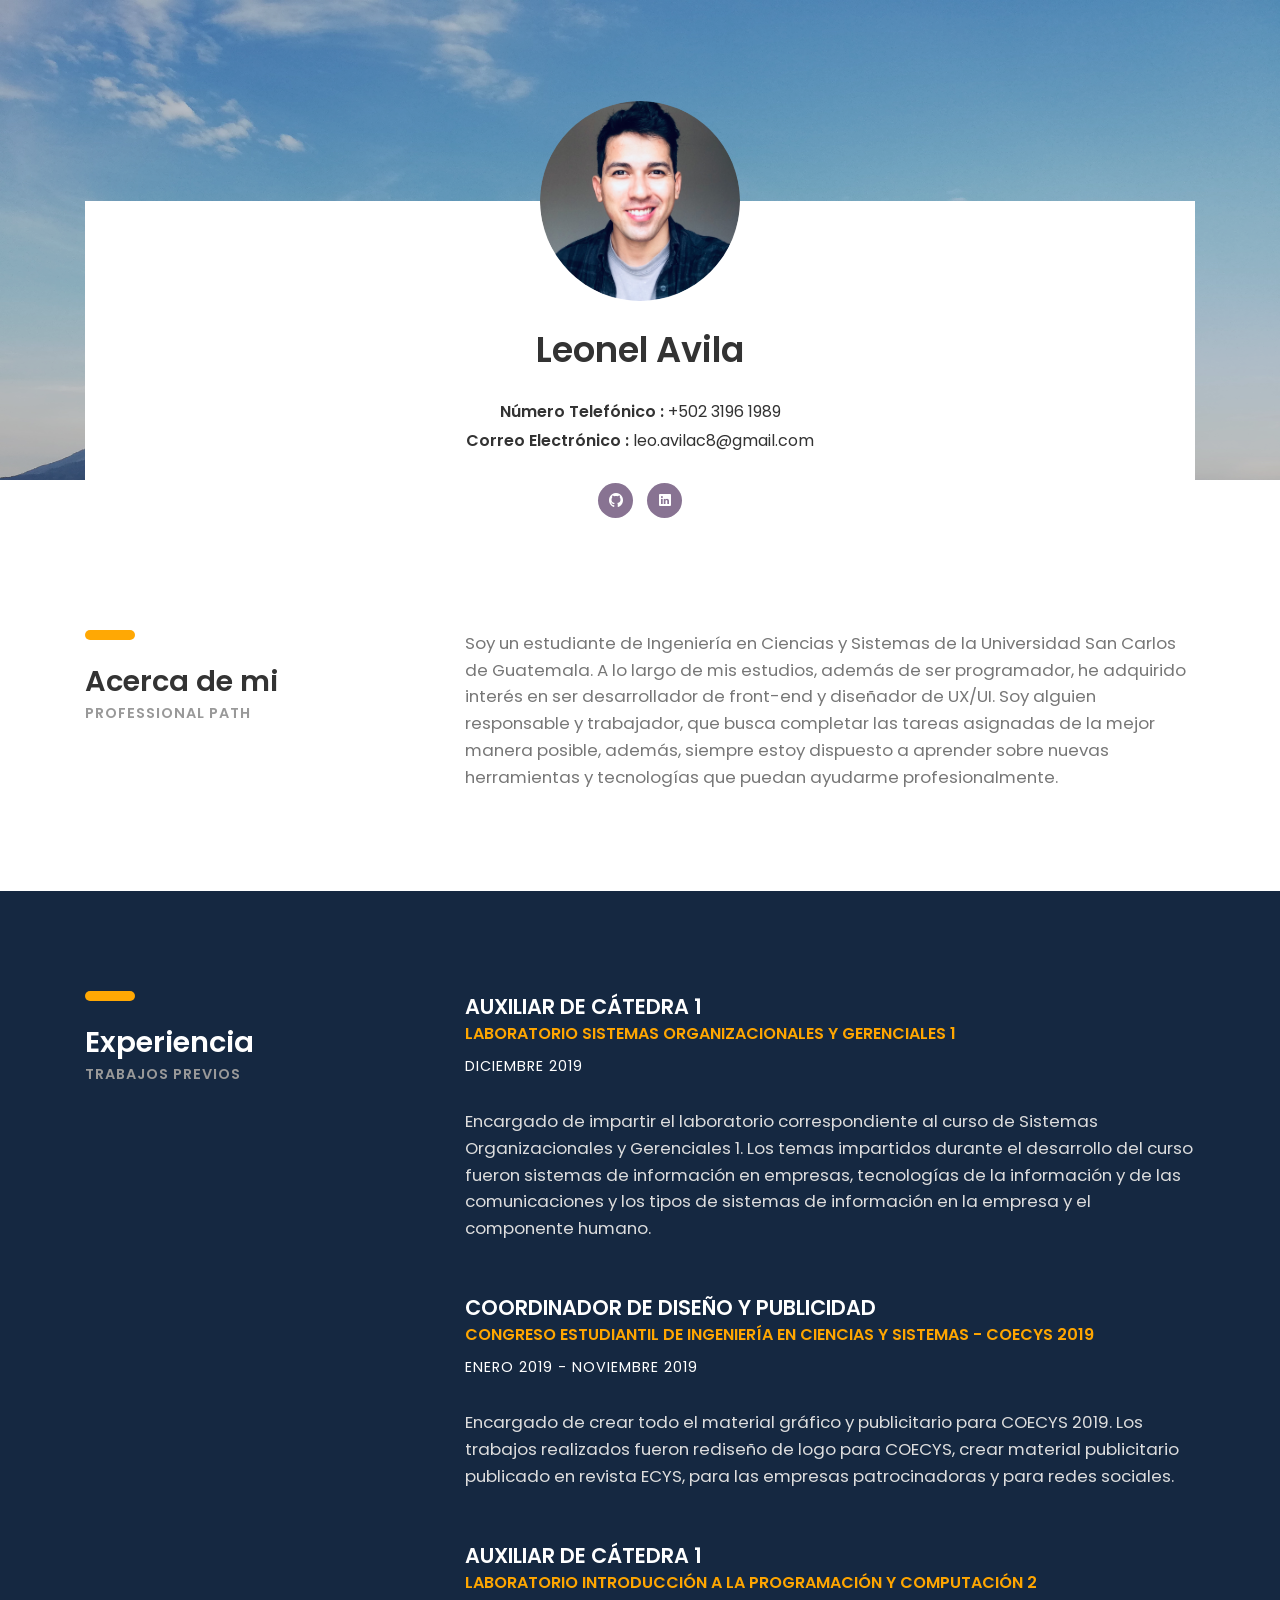
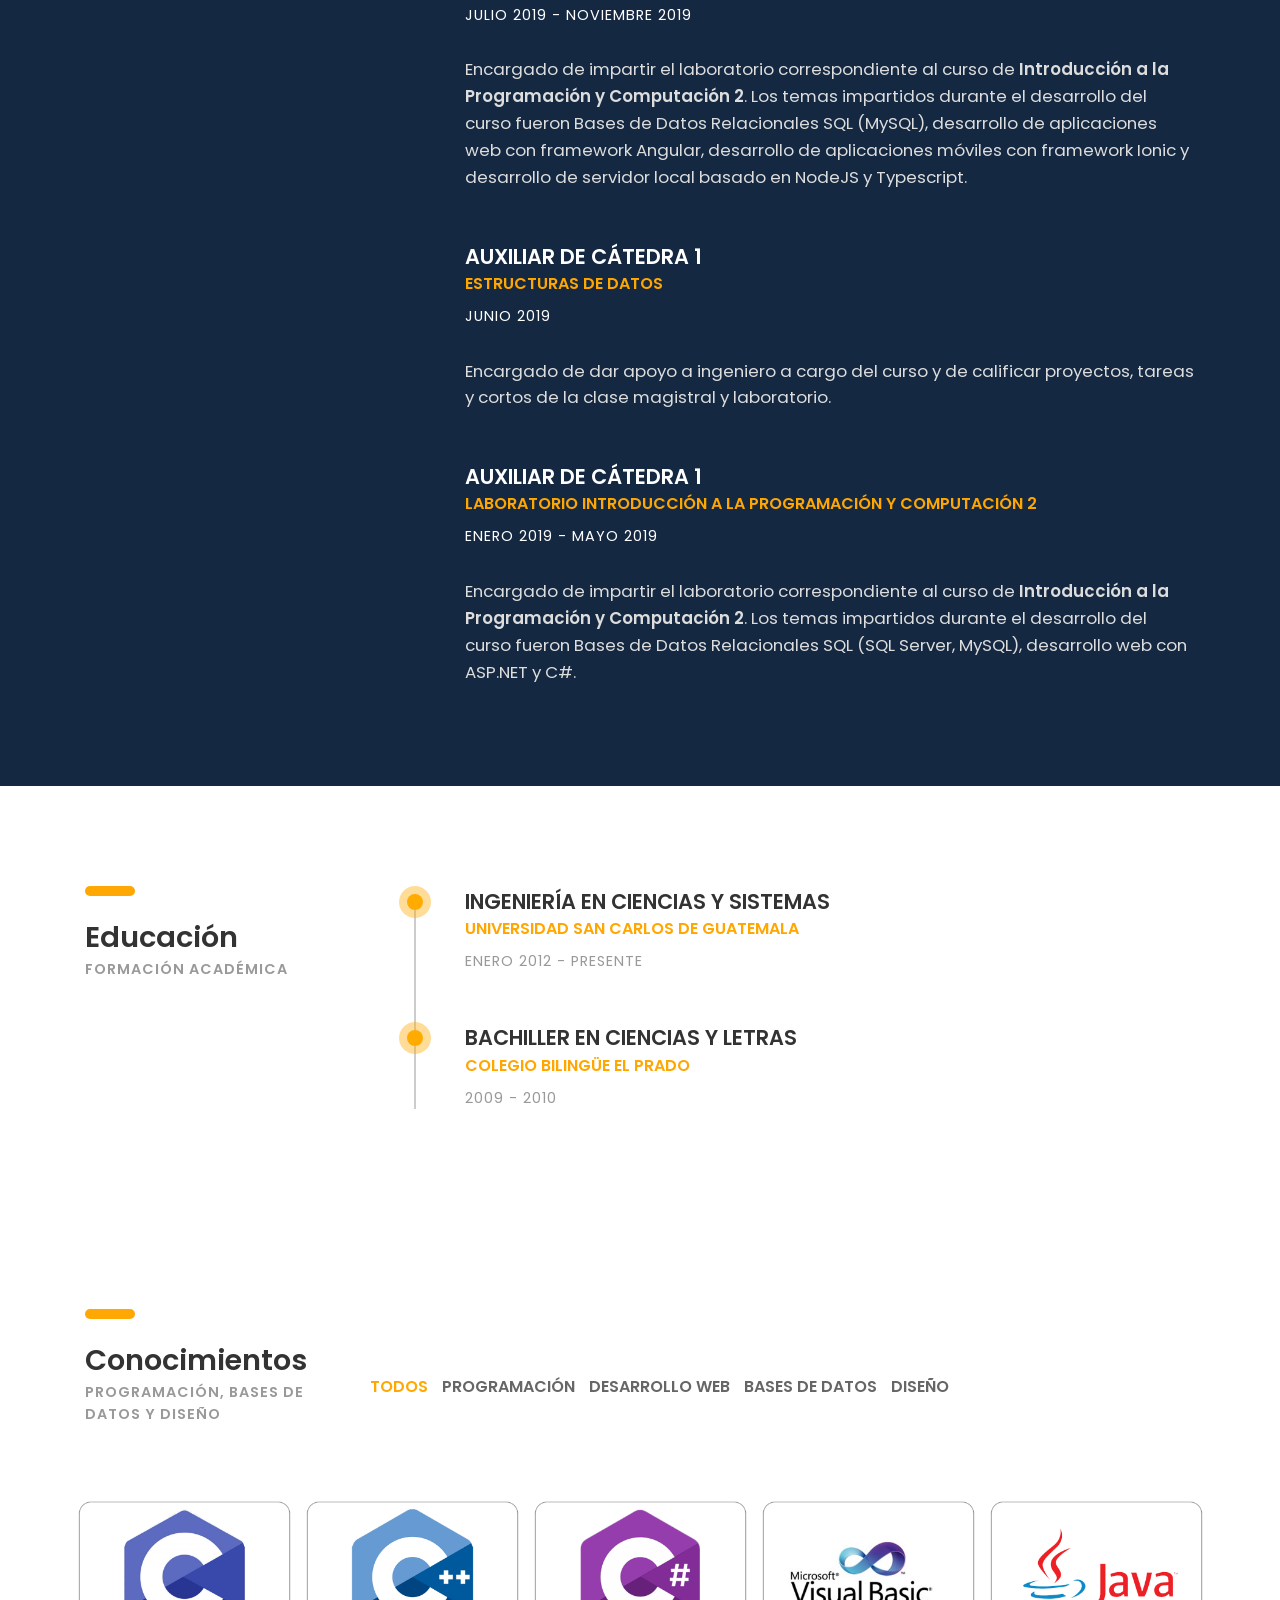
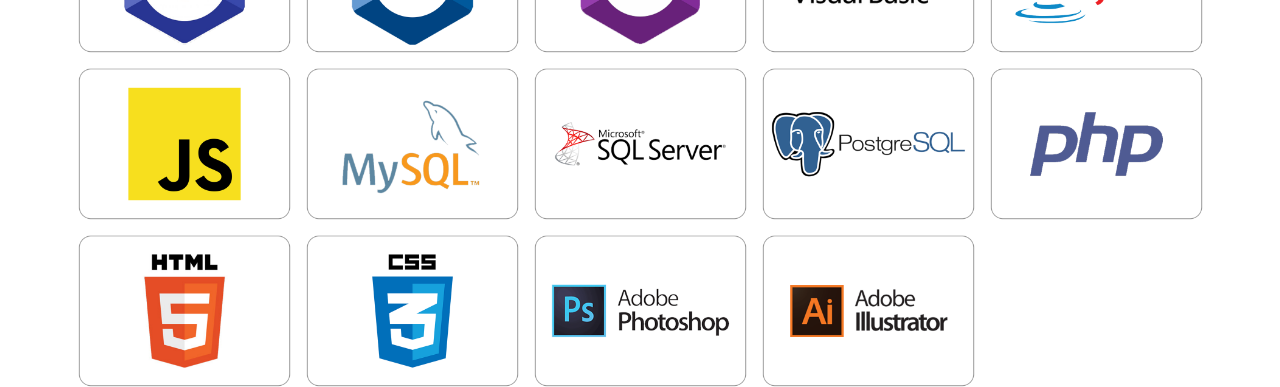
<file: index.html>
<!DOCTYPE HTML>
<html lang="es">
<head>
	<title>Leonel Avila</title>
	<meta http-equiv="X-UA-Compatible" content="IE=edge">
    <meta name="viewport" content="width=device-width, initial-scale=1">
	<meta charset="UTF-8">

    <!-- Font -->
	<link href="https://fonts.googleapis.com/css?family=Poppins:400,500,600,700%7CAllura" rel="stylesheet">
	
	<!-- Stylesheets -->
	<link href="css/bootstrap.css" rel="stylesheet">
	<link href="css/ionicons.css" rel="stylesheet">
    <link href="css/fluidbox.min.css" rel="stylesheet">
    <link href="css/styles.css" rel="stylesheet">
    <link href="css/responsive.css" rel="stylesheet">
</head>
<body>
    <section class="intro-section">
		<div class="container">
			<div class="row">
				<div class="col-md-1 col-lg-2"></div>
				<div class="col-md-10 col-lg-12">
					<div class="intro">
						<div class="profile-img"><img src="img/Profile.png" alt=""></div>
						<h2><b>Leonel Avila</b></h2>
						<ul class="information margin-tb-30">
							<li>
                                <b>Número Telefónico : </b><a href="tel:+50231961989">+502 3196 1989</a>
                            </li>
                            <li>
                                <b>Correo Electrónico : </b><a href="mailto:leo.avilac8@gmail.com">leo.avilac8@gmail.com</a>
                            </li>
						</ul>
						<ul class="social-icons">
							<li><a href="https://www.github.com/leoavilac"><i class="ion-social-github"></i></a></li>
							<li><a href="https://www.linkedin.com/in/leoavilac"><i class="ion-social-linkedin"></i></a></li>
						</ul>
					</div><!-- intro -->
				</div><!-- col-sm-8 -->
			</div><!-- row -->
		</div><!-- container -->
    </section><!-- intro-section -->

    <section class="about-section section">
		<div class="container">
			<div class="row">
				<div class="col-sm-4">
					<div class="heading">
						<h3><b>Acerca de mi</b></h3>
						<h6 class="font-lite-black"><b>PROFESSIONAL PATH</b></h6>
					</div>
				</div><!-- col-sm-4 -->
				<div class="col-sm-8">
					<p class="margin-b-50">
						Soy un estudiante de Ingeniería en Ciencias y Sistemas de la Universidad
						San Carlos de Guatemala. A lo largo de mis estudios, además de ser programador,
						he adquirido interés en ser desarrollador de front-end y diseñador de UX/UI. 
						Soy alguien responsable y trabajador, que busca completar las tareas asignadas
						de la mejor manera posible, además, siempre estoy dispuesto a aprender sobre nuevas
						herramientas y tecnologías que puedan ayudarme profesionalmente.
					</p>
				</div><!-- col-sm-8 -->

			</div><!-- row -->
		</div><!-- container -->
    </section><!-- about-section -->
	
	<section class="experience-section section">
		<div class="container">
			<div class="row">
				<div class="col-sm-4">
					<div class="heading">
						<h3><b>Experiencia</b></h3>
						<h6 class="font-lite-black"><b>TRABAJOS PREVIOS</b></h6>
					</div>
				</div><!-- col-sm-4 -->
				<div class="col-sm-8">
					<div class="experience margin-b-50">
						<h4><b>AUXILIAR DE CÁTEDRA 1</b></h4>
						<h5 class="font-yellow"><b>LABORATORIO SISTEMAS ORGANIZACIONALES Y GERENCIALES 1</b></h5>
						<h6 class="margin-t-10">DICIEMBRE 2019</h6>
						<p class="font-semi-white margin-tb-30">Encargado de impartir el laboratorio correspondiente al curso de Sistemas 
                            Organizacionales y Gerenciales 1. Los temas impartidos durante el desarrollo del curso fueron 
                            sistemas de información en empresas, tecnologías de la información y de las comunicaciones y 
                            los tipos de sistemas de información en la empresa y el componente humano. </p>
					</div><!-- experience -->
					
					<div class="experience margin-b-50">
						<h4><b>COORDINADOR DE DISEÑO Y PUBLICIDAD</b></h4>
						<h5 class="font-yellow"><b>CONGRESO ESTUDIANTIL DE INGENIERÍA EN CIENCIAS Y SISTEMAS - COECYS 2019</b></h5>
						<h6 class="margin-t-10">ENERO 2019 - NOVIEMBRE 2019</h6>
						<p class="font-semi-white margin-tb-30">Encargado de crear todo el material gráfico y publicitario para COECYS 2019. 
                            Los trabajos realizados fueron rediseño de logo para COECYS, crear material publicitario publicado 
                            en revista ECYS, para las empresas patrocinadoras y para redes sociales. </p>
                    </div><!-- experience -->
                    
                    <div class="experience margin-b-50">
						<h4><b>AUXILIAR DE CÁTEDRA 1</b></h4>
						<h5 class="font-yellow"><b>LABORATORIO INTRODUCCIÓN A LA PROGRAMACIÓN Y COMPUTACIÓN 2</b></h5>
						<h6 class="margin-t-10">JULIO 2019 - NOVIEMBRE 2019</h6>
						<p class="font-semi-white margin-tb-30">Encargado de impartir el laboratorio correspondiente al curso de 
                            <b>Introducción a la Programación y Computación 2</b>. Los temas impartidos durante el desarrollo 
                            del curso fueron Bases de Datos Relacionales SQL (MySQL), desarrollo de aplicaciones web con 
                            framework Angular, desarrollo de aplicaciones móviles con framework Ionic y desarrollo de servidor 
                            local basado en NodeJS y Typescript. </p>
                    </div><!-- experience -->
                    
                    <div class="experience margin-b-50">
						<h4><b>AUXILIAR DE CÁTEDRA 1</b></h4>
						<h5 class="font-yellow"><b>ESTRUCTURAS DE DATOS</b></h5>
						<h6 class="margin-t-10">JUNIO 2019</h6>
						<p class="font-semi-white margin-tb-30">Encargado de dar apoyo a ingeniero a cargo del curso y de calificar 
                            proyectos, tareas y cortos de la clase magistral y laboratorio. 
                        </p>
                    </div><!-- experience -->

                    <div class="experience margin-b-50">
						<h4><b>AUXILIAR DE CÁTEDRA 1</b></h4>
						<h5 class="font-yellow"><b>LABORATORIO INTRODUCCIÓN A LA PROGRAMACIÓN Y COMPUTACIÓN 2</b></h5>
						<h6 class="margin-t-10">ENERO 2019 - MAYO 2019</h6>
						<p class="font-semi-white margin-tb-30">Encargado de impartir el laboratorio correspondiente al curso de 
                            <b>Introducción a la Programación y Computación 2</b>. Los temas impartidos durante el desarrollo 
                            del curso fueron Bases de Datos Relacionales SQL (SQL Server, MySQL), desarrollo web con ASP.NET y C#. </p>
					</div><!-- experience -->
					
				</div><!-- col-sm-8 -->
			</div><!-- row -->
		</div><!-- container -->
		
	</section><!-- experience-section -->

    <section class="education-section section">
		<div class="container">
			<div class="row">
				<div class="col-sm-4">
					<div class="heading">
						<h3><b>Educación</b></h3>
						<h6 class="font-lite-black"><b>FORMACIÓN ACADÉMICA</b></h6>
					</div>
				</div><!-- col-sm-4 -->
				<div class="col-sm-8">
					<div class="education-wrapper">
						<div class="education margin-b-50">
							<h4><b>INGENIERÍA EN CIENCIAS Y SISTEMAS</b></h4>
							<h5 class="font-yellow"><b>UNIVERSIDAD SAN CARLOS DE GUATEMALA</b></h5>
							<h6 class="font-lite-black margin-t-10">ENERO 2012 - PRESENTE</h6>
						</div><!-- education -->
						
						<div class="education margin-b-50">
							<h4><b>BACHILLER EN CIENCIAS Y LETRAS</b></h4>
							<h5 class="font-yellow"><b>COLEGIO BILINGÜE EL PRADO</b></h5>
							<h6 class="font-lite-black margin-t-10">2009 - 2010</h6>
						</div><!-- education -->
					</div><!-- education-wrapper -->
				</div><!-- col-sm-8 -->
			</div><!-- row -->
		</div><!-- container -->
    </section><!-- about-section -->
    

    <section class="portfolio-section section">
		<div class="container">
			<div class="row">
				<div class="col-sm-12 col-md-3">
					<div class="heading">
						<h3><b>Conocimientos</b></h3>
						<h6 class="font-lite-black"><b>PROGRAMACIÓN, BASES DE DATOS Y DISEÑO</b></h6>
					</div>
				</div><!-- col-sm-3 -->
				
				<div class="col-sm-12 col-md-9">
					<div class="portfolioFilter clearfix margin-b-80">
						<a href="#" data-filter="*" class="current"><b>TODOS</b></a>
						<a href="#" data-filter=".codding"><b>PROGRAMACIÓN</b></a>
						<a href="#" data-filter=".codding-web"><b>DESARROLLO WEB</b></a>
						<a href="#" data-filter=".databases"><b>BASES DE DATOS</b></a>
						<a href="#" data-filter=".design"><b>DISEÑO</b></a>
					</div><!-- portfolioFilter -->
				</div><!-- col-sm-8 -->
			</div><!-- row -->
			
			<div class="portfolioContainer  margin-b-50">
				
				<div class="p-item codding">
					<img src="img/C.png" alt="">
				</div><!-- p-item -->
				
				<div class="p-item codding">
					<img src="img/Cpp.png" alt="">
				</div><!-- p-item -->
				
				<div class="p-item codding">
					<img src="img/Csharp.png" alt="">
				</div><!-- p-item -->

				<div class="p-item codding">
					<img src="img/VisualBasic.png" alt="">
				</div><!-- p-item -->
				
				<div class="p-item codding">
					<img src="img/Java.png" alt="">
				</div><!-- p-item -->
				
				<div class="p-item codding codding-web">
					<img src="img/Javascript.png" alt="">
				</div><!-- p-item -->
				
				<div class="p-item databases">
					<img src="img/MySQL.png" alt="">
				</div><!-- p-item -->

				<div class="p-item databases">
					<img src="img/SQLServer.png" alt="">
				</div><!-- p-item -->

				<div class="p-item databases">
					<img src="img/PostgreSQL.png" alt="">
				</div><!-- p-item -->

				<div class="p-item codding codding-web">
					<img src="img/Php.png" alt="">
				</div><!-- p-item -->

				<div class="p-item codding-web">
					<img src="img/HTML.png" alt="">
				</div><!-- p-item -->

				<div class="p-item codding-web">
					<img src="img/CSS.png" alt="">
				</div><!-- p-item -->

				<div class="p-item design">
					<img src="img/Photoshop.png" alt="">
				</div><!-- p-item -->

				<div class="p-item design">
					<img src="img/Illustrator.png" alt="">
				</div><!-- p-item -->
			
			</div><!-- portfolioContainer -->
		</div><!-- container -->
	</section><!-- portfolio-section -->
    

    <!-- SCIPTS -->
	<script src="js/jquery-3.2.1.min.js"></script>
	<script src="js/tether.min.js"></script>
	<script src="js/bootstrap.js"></script>
	<script src="js/isotope.pkgd.min.js"></script>
	<script src="js/jquery.waypoints.min.js"></script>
	<script src="js/progressbar.min.js"></script>
	<script src="js/jquery.fluidbox.min.js"></script>
	<script src="js/scripts.js"></script>
</body>
</file>
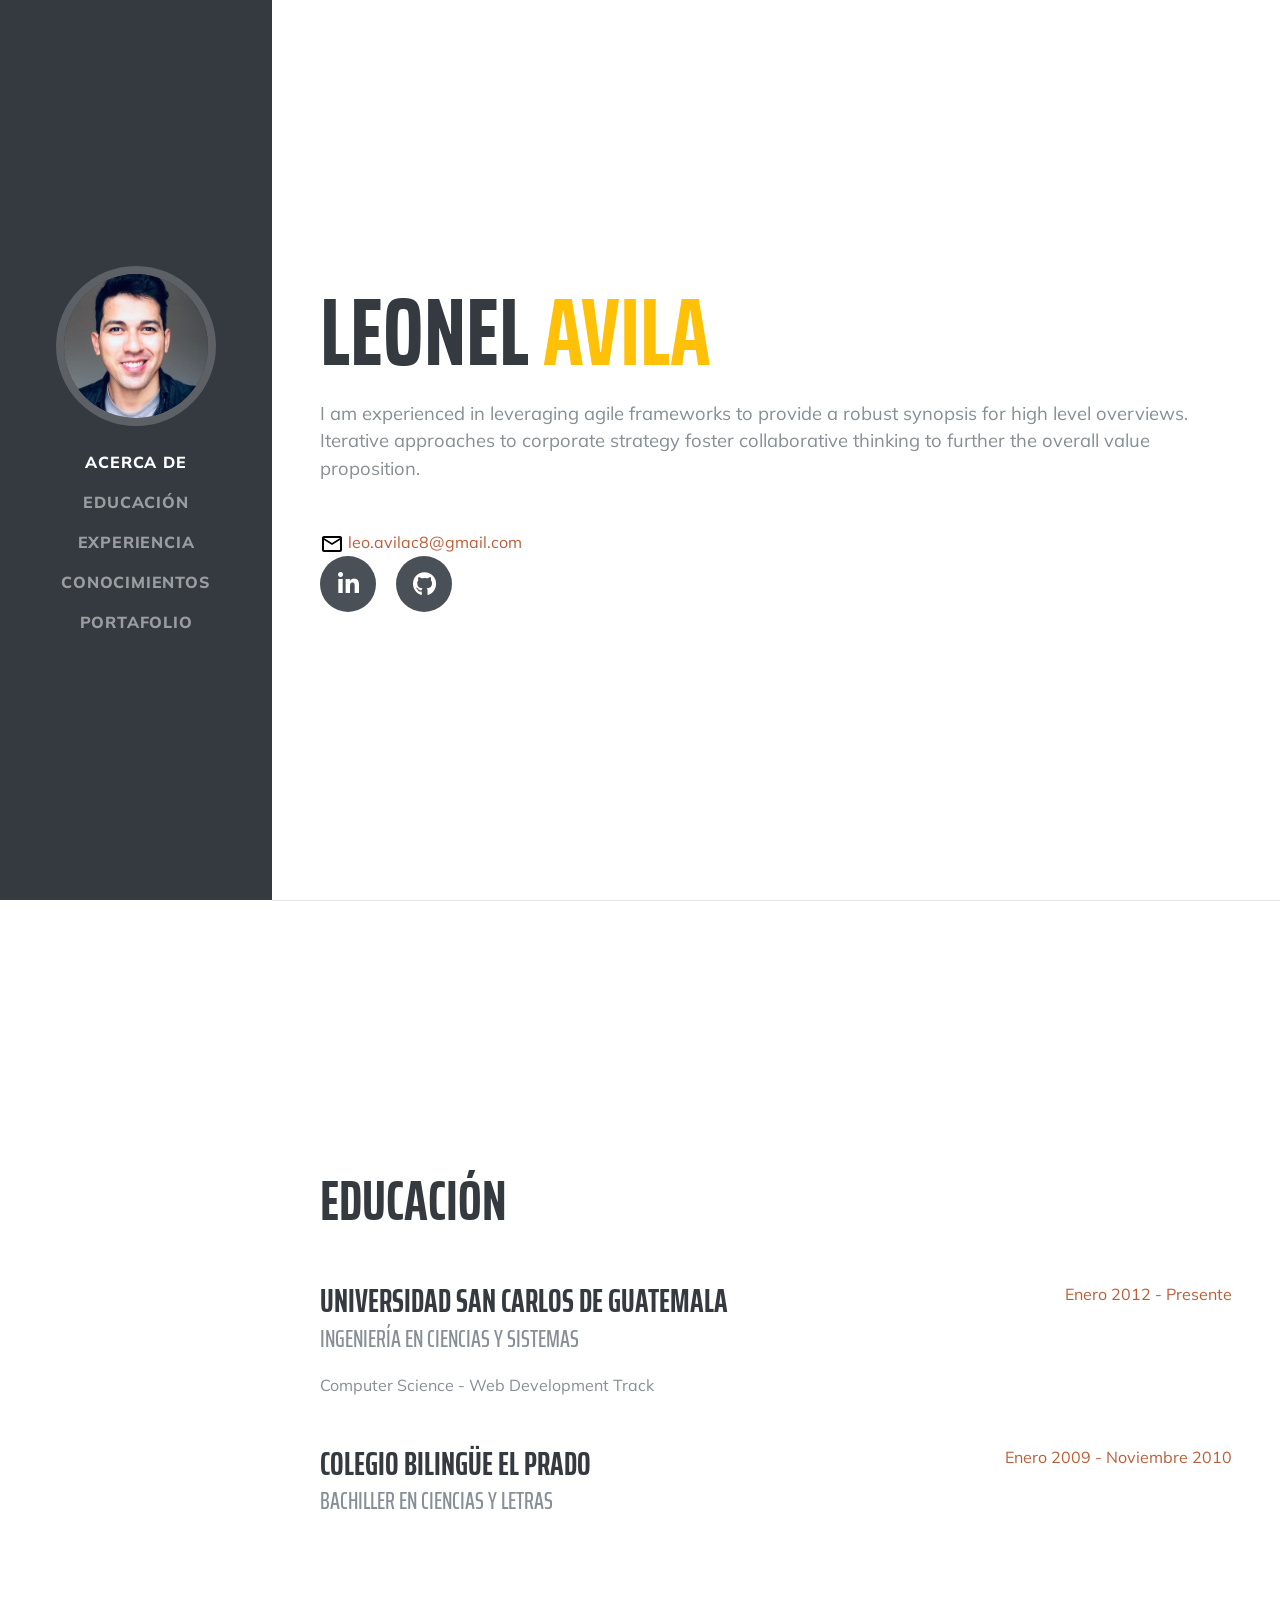
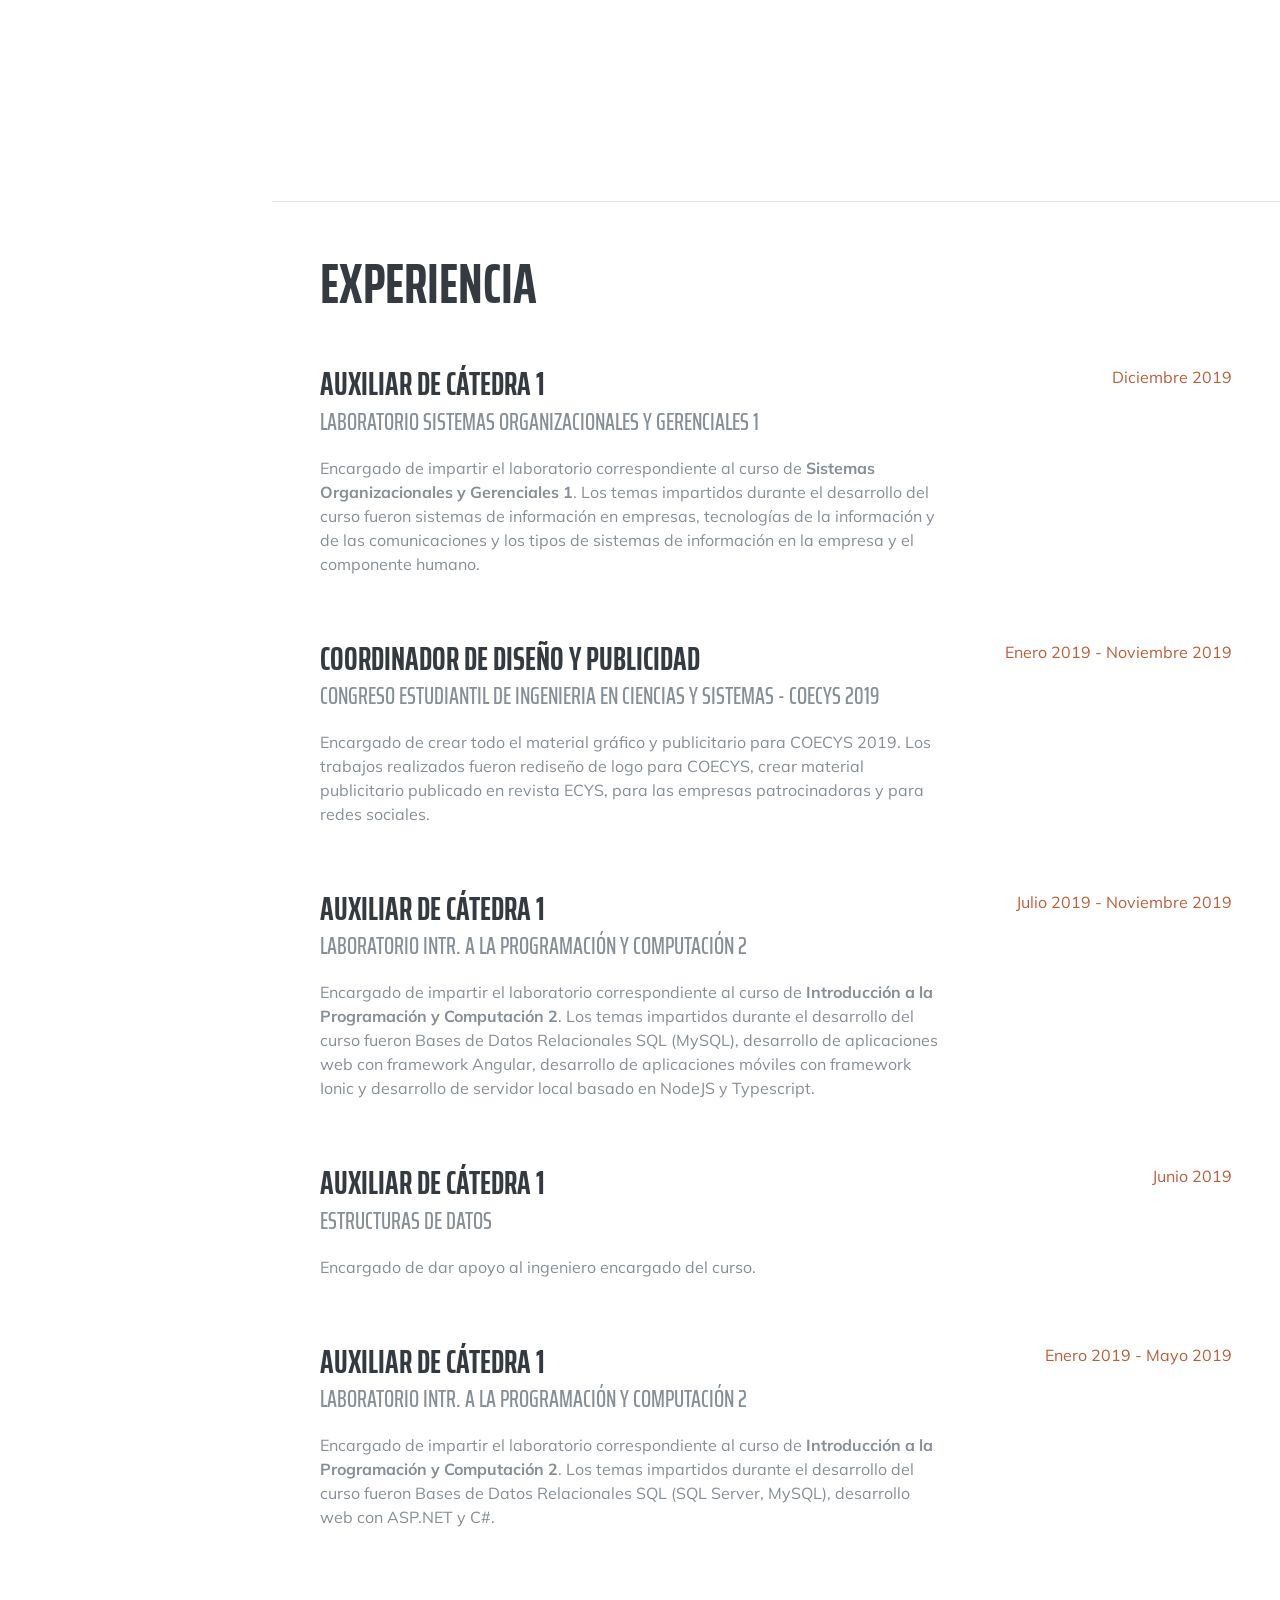
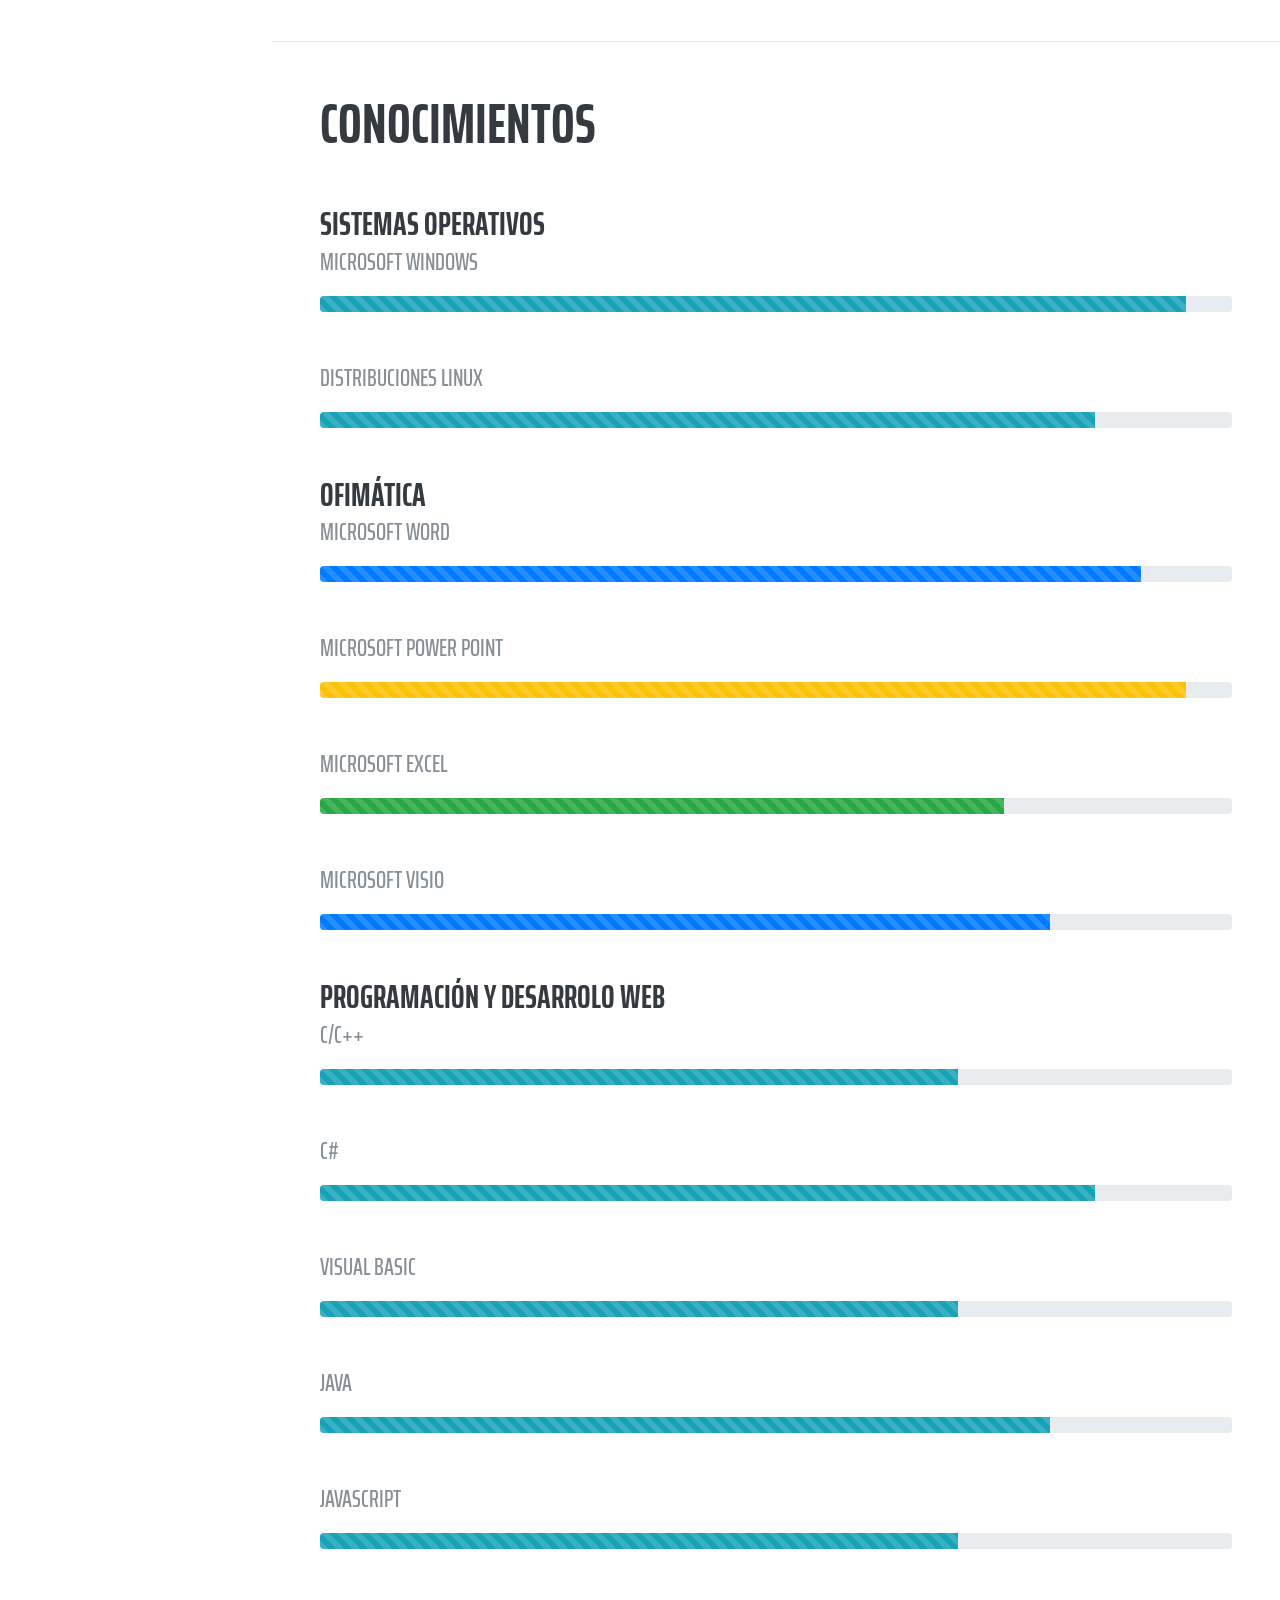
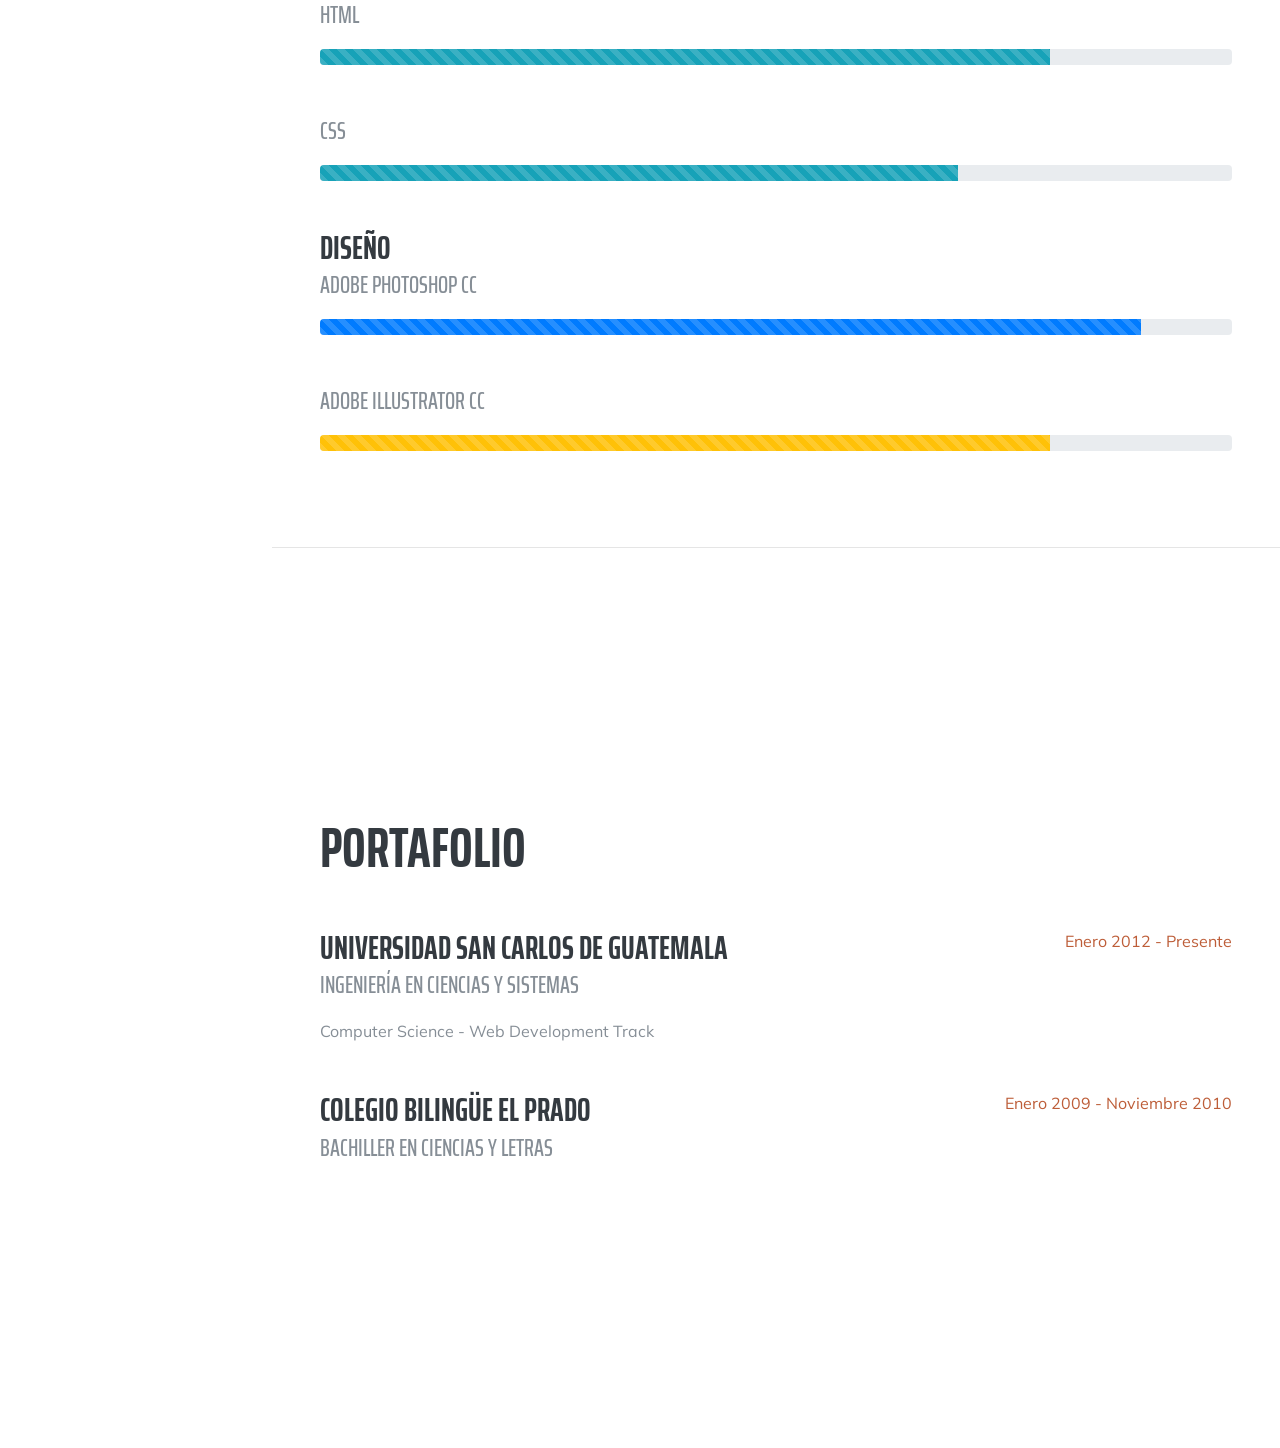
<file: cv.old/index.html>
<!DOCTYPE html>
<head>
    <!-- HTML Metadata -->
    <meta charset="utf-8">
    <meta name="viewport" content="width=device-width, initial-scale=1, shrink-to-fit=no">
    <meta name="description" content="">
    <meta name="author" content="">

    <!-- Page Title -->
    <title>Leo Avila</title>

    <!-- Bootstrap core CSS -->
    <link href="./vendor/bootstrap/css/bootstrap.min.css" rel="stylesheet">

    <!-- Custom fonts for this template -->
    <link href="https://fonts.googleapis.com/css?family=Saira+Extra+Condensed:500,700" rel="stylesheet">
    <link href="https://fonts.googleapis.com/css?family=Muli:400,400i,800,800i" rel="stylesheet">
    <link href="./vendor/fontawesome-free/css/all.min.css" rel="stylesheet">

    <!-- Custom styles for this template -->
    <link href="./css/resume.min.css" rel="stylesheet">
</head>
<body  id="page-top">
    <!-- Navbar -->
    <nav class="navbar navbar-expand-lg navbar-dark bg-dark fixed-top" id="sideNav">
        <a class="navbar-brand js-scroll-trigger" href="#page-top">
            <span class="d-block d-lg-none"><b>Leo Avila</b></span>
            <span class="d-none d-lg-block">
                <img class="img-fluid img-profile rounded-circle mx-auto mb-2" src="img/profile.jpg" alt="">
            </span>
        </a>
        <button class="navbar-toggler" type="button" data-toggle="collapse" data-target="#navbarSupportedContent" aria-controls="navbarSupportedContent" aria-expanded="false" aria-label="Toggle navigation">
            <span class="navbar-toggler-icon"></span>
        </button>
        <div class="collapse navbar-collapse text-center" id="navbarSupportedContent">
            <ul class="navbar-nav">
                <li class="nav-item">
                    <a class="nav-link js-scroll-trigger" href="#about">Acerca de</a>
                </li>
                <li class="nav-item">
                    <a class="nav-link js-scroll-trigger" href="#education">Educación</a>
                </li>
                <li class="nav-item">
                    <a class="nav-link js-scroll-trigger" href="#experience">Experiencia</a>
                </li>
                <li class="nav-item">
                    <a class="nav-link js-scroll-trigger" href="#knowledge">Conocimientos</a>
                </li>
                <li class="nav-item">
                    <a class="nav-link js-scroll-trigger" href="#portfolio">Portafolio</a>
                </li>
            </ul>
        </div>
    </nav>

    <!-- ABOUT Section -->
    <div class="container-fluid p-0">
        <section class="resume-section p-3 p-lg-5 d-flex align-items-center" id="about">
            <div class="w-100">
                <h1 class="mb-0">Leonel
                    <span class="text-warning">Avila</span>
                </h1>
                <br/>
                <p class="lead mb-5">I am experienced in leveraging agile frameworks to provide a robust synopsis for high level overviews. Iterative approaches to corporate strategy foster collaborative thinking to further the overall value proposition.</p>
                <a href="mailto:#"><img src="img/mail_outline.svg" alt=""> leo.avilac8@gmail.com</a>
                <div class="social-icons">
                    <a href="https://www.linkedin.com/in/leoavilac">
                        <i class="fab fa-linkedin-in"></i>
                    </a>
                    <a href="https://github.com/leoavilac">
                        <i class="fab fa-github"></i>
                    </a>
                </div>
            </div>
        </section>
    </div>

    <!-- EDUCATION Section -->
    <hr class="m-0">
    <div class="container-fluid p-0"></div>
    <section class="resume-section p-3 p-lg-5 d-flex align-items-center" id="education">
        <div class="w-100">
            <h2 class="mb-5">Educación</h2>

            <div class="resume-item d-flex flex-column flex-md-row justify-content-between mb-5">
                <div class="resume-content">
                    <h3 class="mb-0">Universidad San Carlos de Guatemala</h3>
                    <div class="subheading mb-3">Ingeniería en Ciencias y Sistemas</div>
                    <div>Computer Science - Web Development Track</div>
                </div>
                <div class="resume-date text-md-right">
                    <span class="text-primary">Enero 2012 - Presente</span>
                </div>
            </div>

            <div class="resume-item d-flex flex-column flex-md-row justify-content-between">
                <div class="resume-content">
                    <h3 class="mb-0">Colegio Bilingüe El Prado</h3>
                    <div class="subheading mb-3">Bachiller en Ciencias y Letras</div>
                </div>
                <div class="resume-date text-md-right">
                    <span class="text-primary">Enero 2009 - Noviembre 2010</span>
                </div>
            </div>
        </div>
    </section>

    <!-- EXPERIENCE Section -->
    <hr class="m-0">
    <section class="resume-section p-3 p-lg-5 d-flex justify-content-center" id="experience">
        <div class="w-100">
            <h2 class="mb-5">Experiencia</h2>

            <div class="resume-item d-flex flex-column flex-md-row justify-content-between mb-5">
                <div class="resume-content">
                    <h3 class="mb-0">Auxiliar de Cátedra 1</h3>
                    <div class="subheading mb-3">Laboratorio Sistemas Organizacionales y Gerenciales 1</div>
                    <p>Encargado de impartir el laboratorio correspondiente al curso de <b>Sistemas Organizacionales y Gerenciales 1</b>. Los temas impartidos durante el desarrollo del curso fueron sistemas de información en empresas, tecnologías de la información y de las comunicaciones y los tipos de sistemas de información en la empresa y el componente humano.</p>
                </div>
                <div class="resume-date text-md-right">
                    <span class="text-primary">Diciembre 2019</span>
                </div>
            </div>

            <div class="resume-item d-flex flex-column flex-md-row justify-content-between mb-5">
                <div class="resume-content">
                    <h3 class="mb-0">Coordinador de Diseño y Publicidad</h3>
                    <div class="subheading mb-3">Congreso Estudiantil de Ingenieria en Ciencias y Sistemas - COECYS 2019</div>
                    <p>Encargado de crear todo el material gráfico y publicitario para COECYS 2019. Los trabajos realizados fueron rediseño de logo para COECYS, crear material publicitario publicado en revista ECYS, para las empresas patrocinadoras y para redes sociales.</p>
                </div>
                <div class="resume-date text-md-right">
                    <span class="text-primary">Enero 2019 - Noviembre 2019</span>
                </div>
            </div>

            <div class="resume-item d-flex flex-column flex-md-row justify-content-between mb-5">
                <div class="resume-content">
                    <h3 class="mb-0">Auxiliar de Cátedra 1</h3>
                    <div class="subheading mb-3">Laboratorio Intr. a la Programación y Computación 2</div>
                    <p>Encargado de impartir el laboratorio correspondiente al curso de <b>Introducción a la Programación y Computación 2</b>. Los temas impartidos durante el desarrollo del curso fueron Bases de Datos Relacionales SQL (MySQL), desarrollo de aplicaciones web con framework Angular, desarrollo de aplicaciones móviles con framework Ionic y desarrollo de servidor local basado en NodeJS y Typescript.</p>
                </div>
                <div class="resume-date text-md-right">
                    <span class="text-primary">Julio 2019 - Noviembre 2019</span>
                </div>
            </div>

            <div class="resume-item d-flex flex-column flex-md-row justify-content-between mb-5">
                <div class="resume-content">
                    <h3 class="mb-0">Auxiliar de Cátedra 1</h3>
                    <div class="subheading mb-3">Estructuras de Datos</div>
                    <p></p>
                    <p>Encargado de dar apoyo al ingeniero encargado del curso.</p>
                </div>
                <div class="resume-date text-md-right">
                    <span class="text-primary">Junio 2019</span>
                </div>
            </div>

            <div class="resume-item d-flex flex-column flex-md-row justify-content-between mb-5">
                <div class="resume-content">
                    <h3 class="mb-0">Auxiliar de Cátedra 1</h3>
                    <div class="subheading mb-3">Laboratorio Intr. a la Programación y Computación 2</div>
                    <p>Encargado de impartir el laboratorio correspondiente al curso de <b>Introducción a la Programación y Computación 2</b>. Los temas impartidos durante el desarrollo del curso fueron Bases de Datos Relacionales SQL (SQL Server, MySQL), desarrollo web con ASP.NET y C#.</p>
                </div>
                <div class="resume-date text-md-right">
                    <span class="text-primary">Enero 2019 - Mayo 2019</span>
                </div>
            </div>
      </div>
    </section>

    <!-- EXPERIENCE Section -->
    <hr class="m-0">
    <section class="resume-section p-3 p-lg-5 d-flex justify-content-center" id="knowledge">
        <div class="w-100">
            <h2 class="mb-5">Conocimientos</h2>

            <div class="resume-item flex-column flex-md-row justify-content-between mb-5">
                <div class="resume-content">
                    <h3 class="mb-0">Sistemas Operativos</h3>
                    <div class="subheading mb-3">Microsoft Windows</div>
                    <div class="progress">
                        <div class="progress-bar progress-bar-striped bg-info progress-bar-animated" role="progressbar" aria-valuenow="95" aria-valuemin="0" aria-valuemax="100" style="width: 95%"></div>
                    </div>
                    <br /><br />
                    <div class="subheading mb-3">Distribuciones Linux</div>
                    <div class="progress">
                        <div class="progress-bar progress-bar-striped bg-info progress-bar-animated" role="progressbar" aria-valuenow="85" aria-valuemin="0" aria-valuemax="100" style="width: 85%"></div>
                    </div>
                </div>
            </div>
            

            <div class="resume-item flex-column flex-md-row justify-content-between mb-5">
                <div class="resume-content">
                    <h3 class="mb-0">Ofimática</h3>
                    <div class="subheading mb-3">Microsoft Word</div>
                    <div class="progress">
                        <div class="progress-bar progress-bar-striped progress-bar-animated" role="progressbar" aria-valuenow="90" aria-valuemin="0" aria-valuemax="100" style="width: 90%"></div>
                    </div>
                    <br /><br />
                    <div class="subheading mb-3">Microsoft Power Point</div>
                    <div class="progress">
                        <div class="progress-bar progress-bar-striped bg-warning progress-bar-animated" role="progressbar" aria-valuenow="95" aria-valuemin="0" aria-valuemax="100" style="width: 95%"></div>
                    </div>
                    <br /><br />
                    <div class="subheading mb-3">Microsoft Excel</div>
                    <div class="progress">
                        <div class="progress-bar progress-bar-striped bg-success progress-bar-animated" role="progressbar" aria-valuenow="75" aria-valuemin="0" aria-valuemax="100" style="width: 75%"></div>
                    </div>
                    <br /><br />
                    <div class="subheading mb-3">Microsoft Visio</div>
                    <div class="progress">
                        <div class="progress-bar progress-bar-striped progress-bar-animated" role="progressbar" aria-valuenow="80" aria-valuemin="0" aria-valuemax="100" style="width: 80%"></div>
                    </div>
                </div>
            </div>

            <div class="resume-item flex-column flex-md-row justify-content-between mb-5">
                <div class="resume-content">
                    <h3 class="mb-0">Programación y Desarrolo Web</h3>
                    <div class="subheading mb-3">C/C++</div>
                    <div class="progress">
                        <div class="progress-bar progress-bar-striped bg-info progress-bar-animated" role="progressbar" aria-valuenow="70" aria-valuemin="0" aria-valuemax="100" style="width: 70%"></div>
                    </div>
                    <br /><br />
                    <div class="subheading mb-3">C#</div>
                    <div class="progress">
                        <div class="progress-bar progress-bar-striped bg-info progress-bar-animated" role="progressbar" aria-valuenow="85" aria-valuemin="0" aria-valuemax="100" style="width: 85%"></div>
                    </div>
                    <br /><br />
                    <div class="subheading mb-3">Visual Basic</div>
                    <div class="progress">
                        <div class="progress-bar progress-bar-striped bg-info progress-bar-animated" role="progressbar" aria-valuenow="70" aria-valuemin="0" aria-valuemax="100" style="width: 70%"></div>
                    </div>
                    <br /><br />
                    <div class="subheading mb-3">Java</div>
                    <div class="progress">
                        <div class="progress-bar progress-bar-striped bg-info progress-bar-animated" role="progressbar" aria-valuenow="80" aria-valuemin="0" aria-valuemax="100" style="width: 80%"></div>
                    </div>
                    <br /><br />
                    <div class="subheading mb-3">JavaScript</div>
                    <div class="progress">
                        <div class="progress-bar progress-bar-striped bg-info progress-bar-animated" role="progressbar" aria-valuenow="70" aria-valuemin="0" aria-valuemax="100" style="width: 70%"></div>
                    </div>
                    <br /><br />
                    <div class="subheading mb-3">HTML</div>
                    <div class="progress">
                        <div class="progress-bar progress-bar-striped bg-info progress-bar-animated" role="progressbar" aria-valuenow="80" aria-valuemin="0" aria-valuemax="100" style="width: 80%"></div>
                    </div>
                    <br /><br />
                    <div class="subheading mb-3">CSS</div>
                    <div class="progress">
                        <div class="progress-bar progress-bar-striped bg-info progress-bar-animated" role="progressbar" aria-valuenow="70" aria-valuemin="0" aria-valuemax="100" style="width: 70%"></div>
                    </div>
                </div>
            </div>

            <div class="resume-item flex-column flex-md-row justify-content-between mb-5">
                <div class="resume-content">
                    <h3 class="mb-0">Diseño</h3>
                    <div class="subheading mb-3">Adobe Photoshop CC</div>
                    <div class="progress">
                        <div class="progress-bar progress-bar-striped progress-bar-animated" role="progressbar" aria-valuenow="90" aria-valuemin="0" aria-valuemax="100" style="width: 90%"></div>
                    </div>
                    <br /><br />
                    <div class="subheading mb-3">Adobe Illustrator CC</div>
                    <div class="progress">
                        <div class="progress-bar progress-bar-striped bg-warning progress-bar-animated" role="progressbar" aria-valuenow="80" aria-valuemin="0" aria-valuemax="100" style="width: 80%"></div>
                    </div>
                </div>
            </div>
      </div>
    </section>

    <!-- PORTAFOLIO Section -->
    <hr class="m-0">
    <div class="container-fluid p-0"></div>
    <section class="resume-section p-3 p-lg-5 d-flex align-items-center" id="portfolio">
        <div class="w-100">
            <h2 class="mb-5">Portafolio</h2>

            <div class="resume-item d-flex flex-column flex-md-row justify-content-between mb-5">
                <div class="resume-content">
                    <h3 class="mb-0">Universidad San Carlos de Guatemala</h3>
                    <div class="subheading mb-3">Ingeniería en Ciencias y Sistemas</div>
                    <div>Computer Science - Web Development Track</div>
                </div>
                <div class="resume-date text-md-right">
                    <span class="text-primary">Enero 2012 - Presente</span>
                </div>
            </div>

            <div class="resume-item d-flex flex-column flex-md-row justify-content-between">
                <div class="resume-content">
                    <h3 class="mb-0">Colegio Bilingüe El Prado</h3>
                    <div class="subheading mb-3">Bachiller en Ciencias y Letras</div>
                </div>
                <div class="resume-date text-md-right">
                    <span class="text-primary">Enero 2009 - Noviembre 2010</span>
                </div>
            </div>
        </div>
    </section>


    <!-- Bootstrap core JavaScript -->
    <script src="vendor/jquery/jquery.min.js"></script>
    <script src="vendor/bootstrap/js/bootstrap.bundle.min.js"></script>

    <!-- Plugin JavaScript -->
    <script src="vendor/jquery-easing/jquery.easing.min.js"></script>

    <!-- Custom scripts for this template -->
    <script src="js/resume.min.js"></script>
</body>
</file>
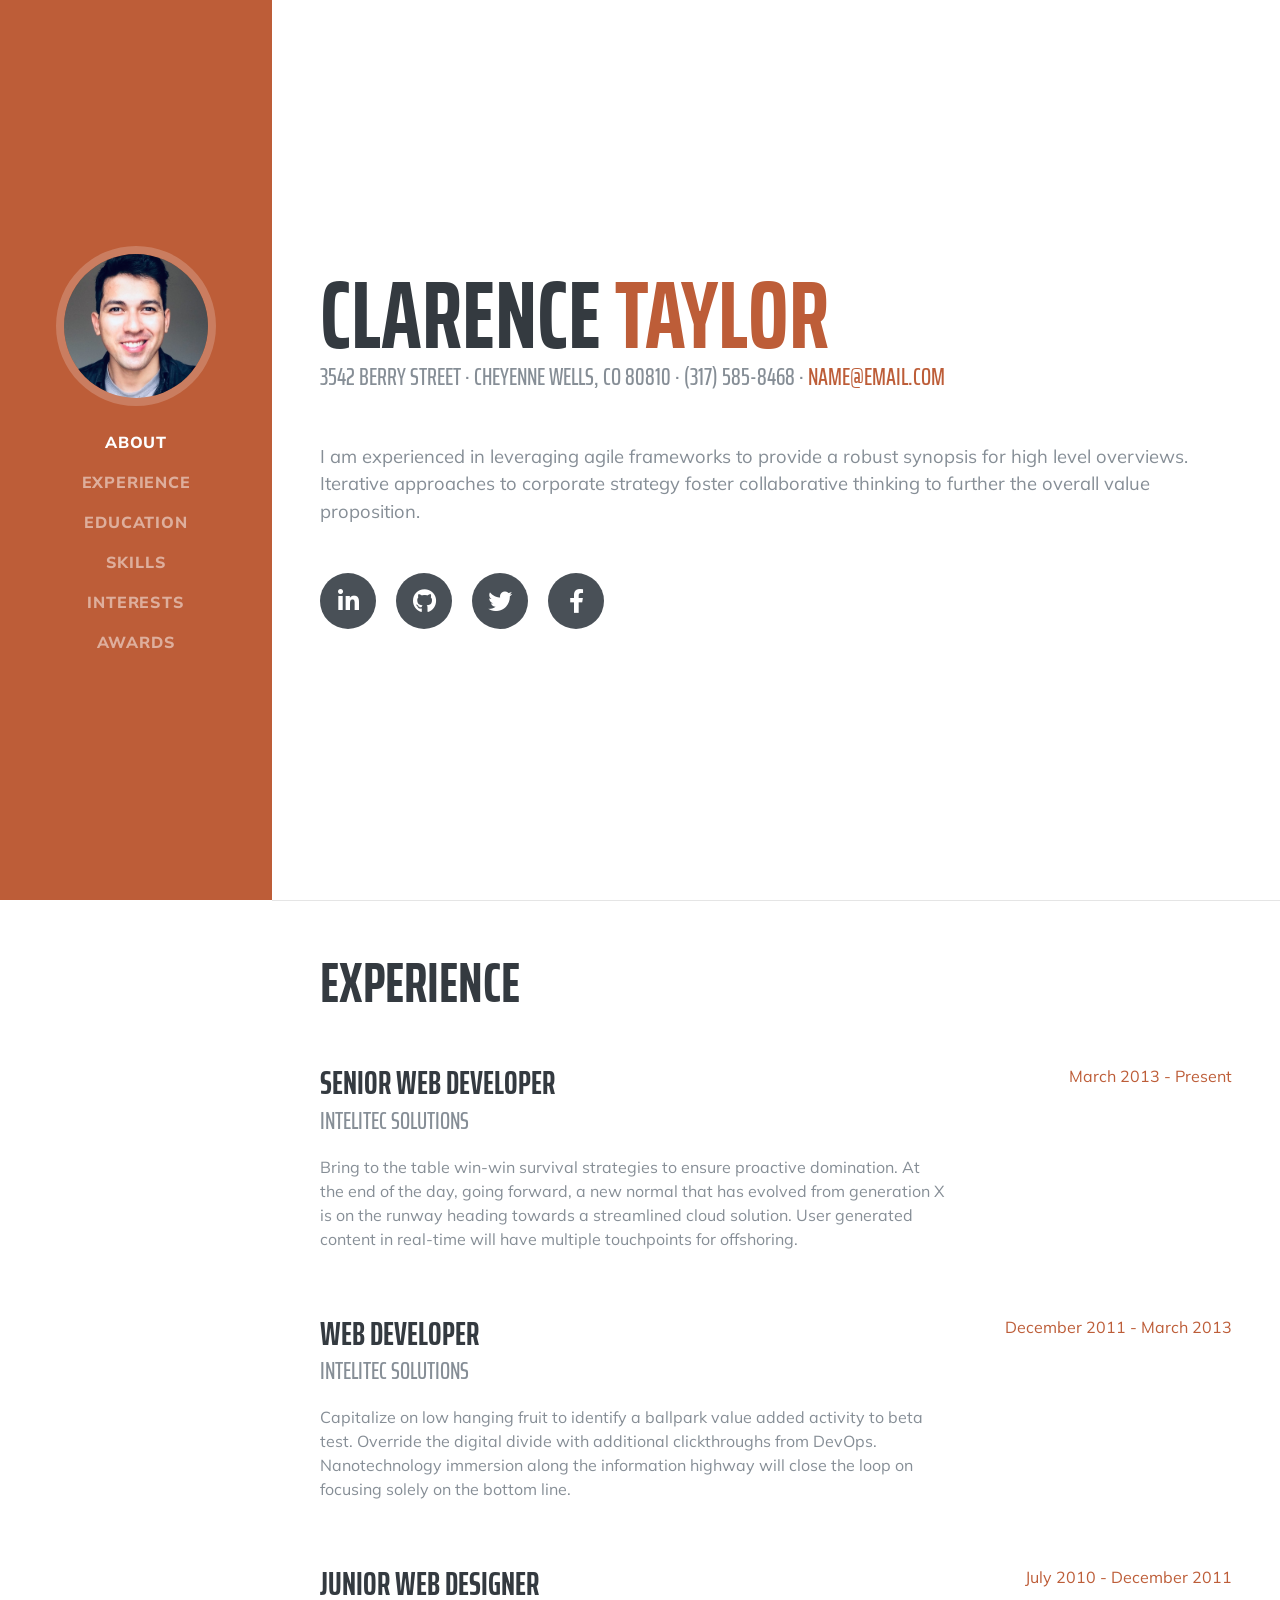
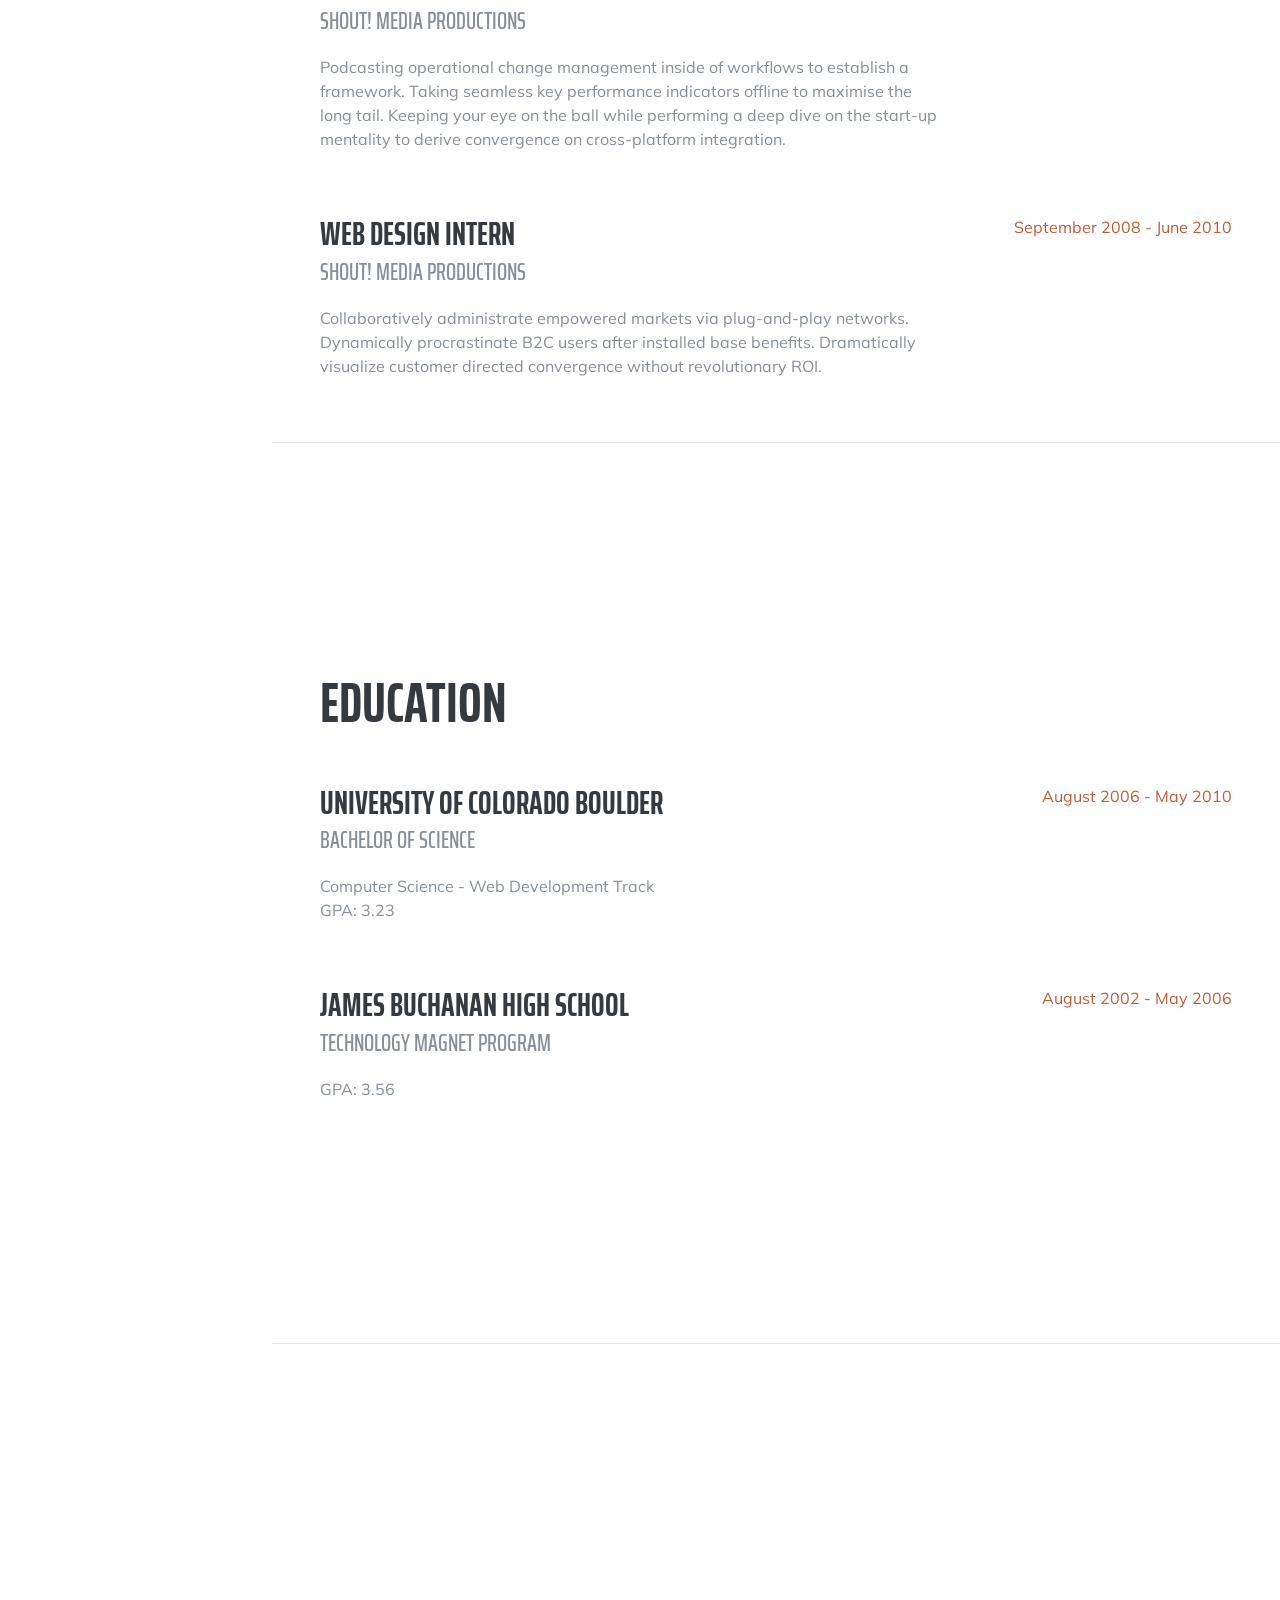
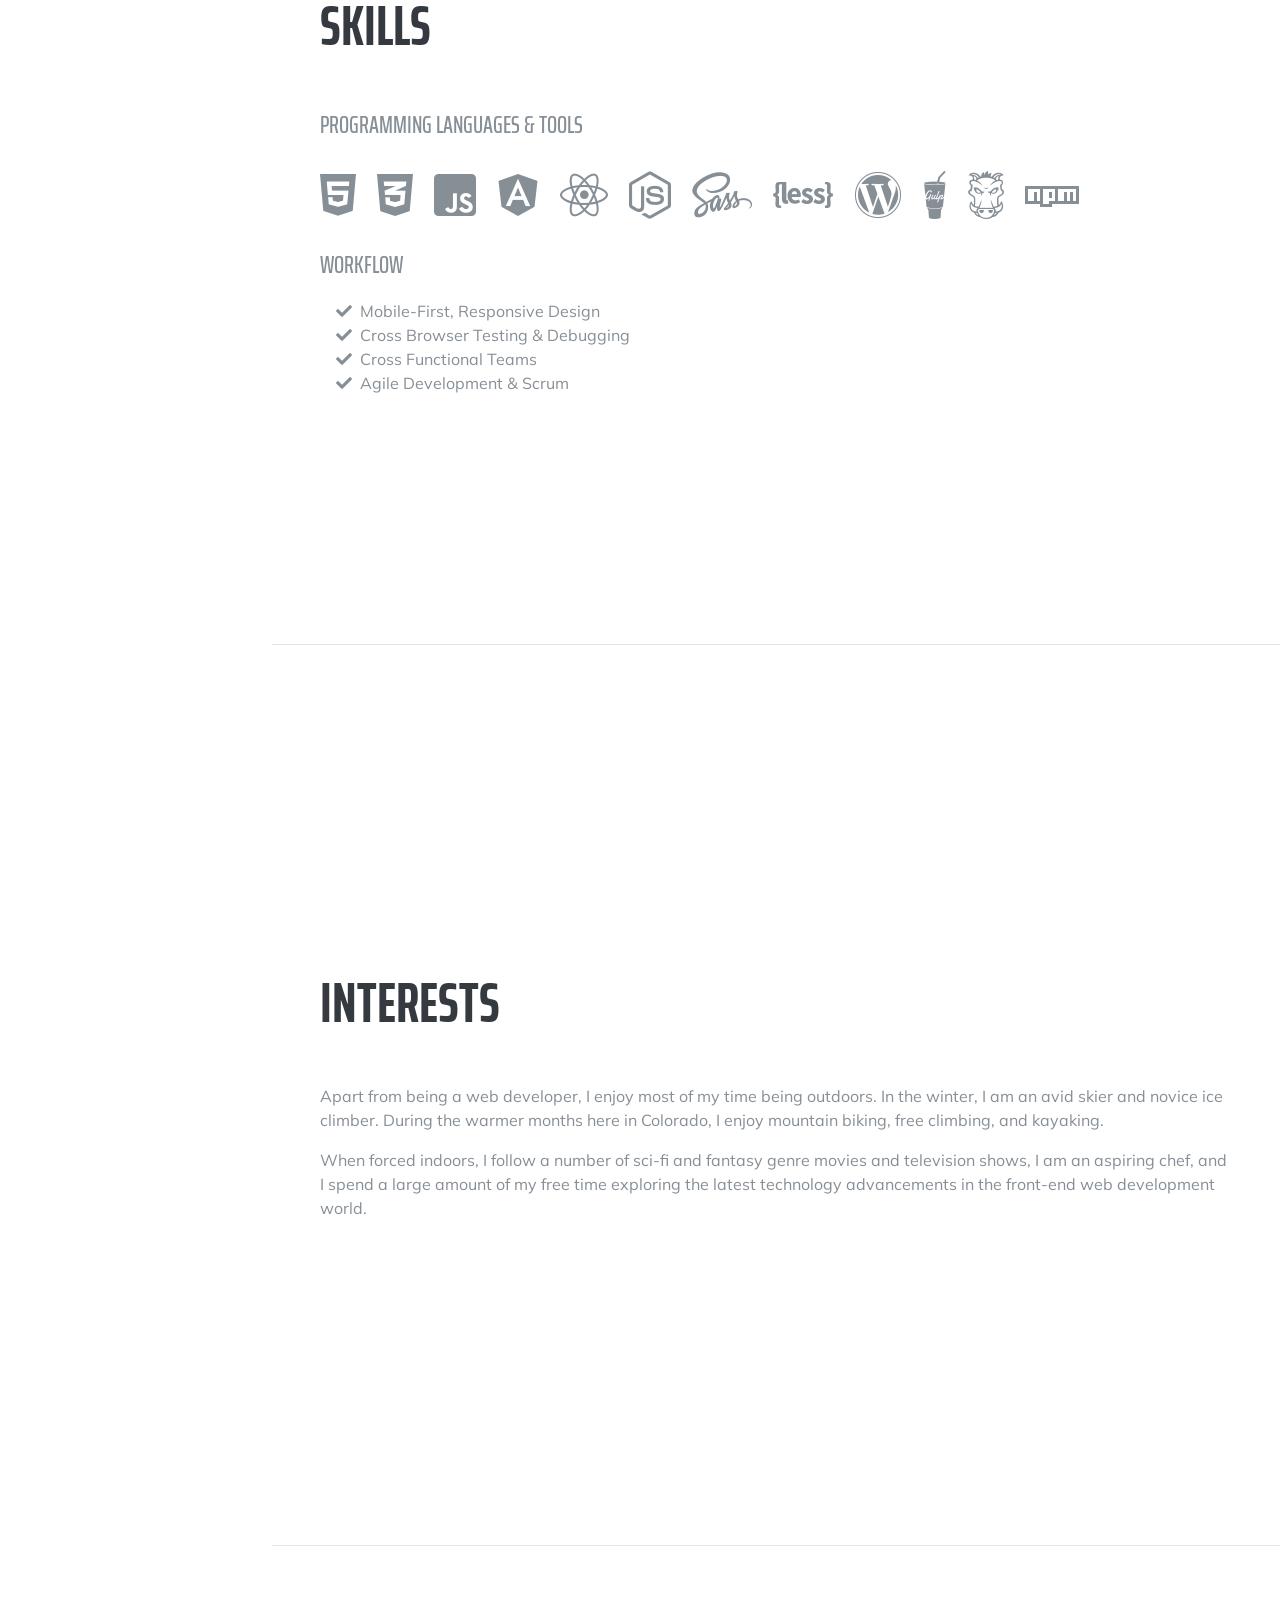
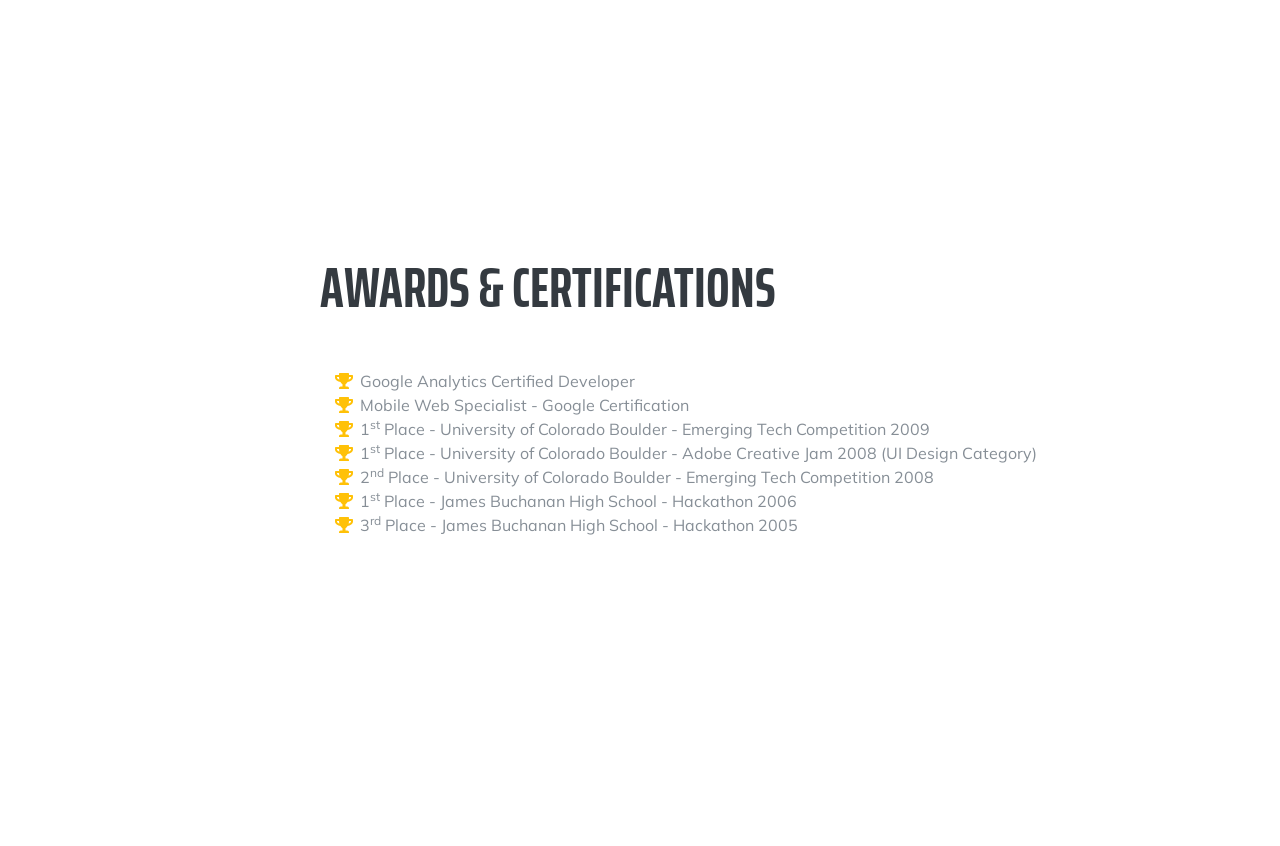
<file: example.html>
<!DOCTYPE html>
<html lang="en">

<head>

  <meta charset="utf-8">
  <meta name="viewport" content="width=device-width, initial-scale=1, shrink-to-fit=no">
  <meta name="description" content="">
  <meta name="author" content="">

  <title>Resume - Start Bootstrap Theme</title>

  <!-- Bootstrap core CSS -->
  <link href="vendor/bootstrap/css/bootstrap.min.css" rel="stylesheet">

  <!-- Custom fonts for this template -->
  <link href="https://fonts.googleapis.com/css?family=Saira+Extra+Condensed:500,700" rel="stylesheet">
  <link href="https://fonts.googleapis.com/css?family=Muli:400,400i,800,800i" rel="stylesheet">
  <link href="vendor/fontawesome-free/css/all.min.css" rel="stylesheet">

  <!-- Custom styles for this template -->
  <link href="css/resume.min.css" rel="stylesheet">

</head>

<body id="page-top">

  <nav class="navbar navbar-expand-lg navbar-dark bg-primary fixed-top" id="sideNav">
    <a class="navbar-brand js-scroll-trigger" href="#page-top">
      <span class="d-block d-lg-none">Clarence Taylor</span>
      <span class="d-none d-lg-block">
        <img class="img-fluid img-profile rounded-circle mx-auto mb-2" src="img/profile.jpg" alt="">
      </span>
    </a>
    <button class="navbar-toggler" type="button" data-toggle="collapse" data-target="#navbarSupportedContent" aria-controls="navbarSupportedContent" aria-expanded="false" aria-label="Toggle navigation">
      <span class="navbar-toggler-icon"></span>
    </button>
    <div class="collapse navbar-collapse" id="navbarSupportedContent">
      <ul class="navbar-nav">
        <li class="nav-item">
          <a class="nav-link js-scroll-trigger" href="#about">About</a>
        </li>
        <li class="nav-item">
          <a class="nav-link js-scroll-trigger" href="#experience">Experience</a>
        </li>
        <li class="nav-item">
          <a class="nav-link js-scroll-trigger" href="#education">Education</a>
        </li>
        <li class="nav-item">
          <a class="nav-link js-scroll-trigger" href="#skills">Skills</a>
        </li>
        <li class="nav-item">
          <a class="nav-link js-scroll-trigger" href="#interests">Interests</a>
        </li>
        <li class="nav-item">
          <a class="nav-link js-scroll-trigger" href="#awards">Awards</a>
        </li>
      </ul>
    </div>
  </nav>

  <div class="container-fluid p-0">

    <section class="resume-section p-3 p-lg-5 d-flex align-items-center" id="about">
      <div class="w-100">
        <h1 class="mb-0">Clarence
          <span class="text-primary">Taylor</span>
        </h1>
        <div class="subheading mb-5">3542 Berry Street · Cheyenne Wells, CO 80810 · (317) 585-8468 ·
          <a href="mailto:name@email.com">name@email.com</a>
        </div>
        <p class="lead mb-5">I am experienced in leveraging agile frameworks to provide a robust synopsis for high level overviews. Iterative approaches to corporate strategy foster collaborative thinking to further the overall value proposition.</p>
        <div class="social-icons">
          <a href="#">
            <i class="fab fa-linkedin-in"></i>
          </a>
          <a href="#">
            <i class="fab fa-github"></i>
          </a>
          <a href="#">
            <i class="fab fa-twitter"></i>
          </a>
          <a href="#">
            <i class="fab fa-facebook-f"></i>
          </a>
        </div>
      </div>
    </section>

    <hr class="m-0">

    <section class="resume-section p-3 p-lg-5 d-flex justify-content-center" id="experience">
      <div class="w-100">
        <h2 class="mb-5">Experience</h2>

        <div class="resume-item d-flex flex-column flex-md-row justify-content-between mb-5">
          <div class="resume-content">
            <h3 class="mb-0">Senior Web Developer</h3>
            <div class="subheading mb-3">Intelitec Solutions</div>
            <p>Bring to the table win-win survival strategies to ensure proactive domination. At the end of the day, going forward, a new normal that has evolved from generation X is on the runway heading towards a streamlined cloud solution. User generated content in real-time will have multiple touchpoints for offshoring.</p>
          </div>
          <div class="resume-date text-md-right">
            <span class="text-primary">March 2013 - Present</span>
          </div>
        </div>

        <div class="resume-item d-flex flex-column flex-md-row justify-content-between mb-5">
          <div class="resume-content">
            <h3 class="mb-0">Web Developer</h3>
            <div class="subheading mb-3">Intelitec Solutions</div>
            <p>Capitalize on low hanging fruit to identify a ballpark value added activity to beta test. Override the digital divide with additional clickthroughs from DevOps. Nanotechnology immersion along the information highway will close the loop on focusing solely on the bottom line.</p>
          </div>
          <div class="resume-date text-md-right">
            <span class="text-primary">December 2011 - March 2013</span>
          </div>
        </div>

        <div class="resume-item d-flex flex-column flex-md-row justify-content-between mb-5">
          <div class="resume-content">
            <h3 class="mb-0">Junior Web Designer</h3>
            <div class="subheading mb-3">Shout! Media Productions</div>
            <p>Podcasting operational change management inside of workflows to establish a framework. Taking seamless key performance indicators offline to maximise the long tail. Keeping your eye on the ball while performing a deep dive on the start-up mentality to derive convergence on cross-platform integration.</p>
          </div>
          <div class="resume-date text-md-right">
            <span class="text-primary">July 2010 - December 2011</span>
          </div>
        </div>

        <div class="resume-item d-flex flex-column flex-md-row justify-content-between">
          <div class="resume-content">
            <h3 class="mb-0">Web Design Intern</h3>
            <div class="subheading mb-3">Shout! Media Productions</div>
            <p>Collaboratively administrate empowered markets via plug-and-play networks. Dynamically procrastinate B2C users after installed base benefits. Dramatically visualize customer directed convergence without revolutionary ROI.</p>
          </div>
          <div class="resume-date text-md-right">
            <span class="text-primary">September 2008 - June 2010</span>
          </div>
        </div>

      </div>

    </section>

    <hr class="m-0">

    <section class="resume-section p-3 p-lg-5 d-flex align-items-center" id="education">
      <div class="w-100">
        <h2 class="mb-5">Education</h2>

        <div class="resume-item d-flex flex-column flex-md-row justify-content-between mb-5">
          <div class="resume-content">
            <h3 class="mb-0">University of Colorado Boulder</h3>
            <div class="subheading mb-3">Bachelor of Science</div>
            <div>Computer Science - Web Development Track</div>
            <p>GPA: 3.23</p>
          </div>
          <div class="resume-date text-md-right">
            <span class="text-primary">August 2006 - May 2010</span>
          </div>
        </div>

        <div class="resume-item d-flex flex-column flex-md-row justify-content-between">
          <div class="resume-content">
            <h3 class="mb-0">James Buchanan High School</h3>
            <div class="subheading mb-3">Technology Magnet Program</div>
            <p>GPA: 3.56</p>
          </div>
          <div class="resume-date text-md-right">
            <span class="text-primary">August 2002 - May 2006</span>
          </div>
        </div>

      </div>
    </section>

    <hr class="m-0">

    <section class="resume-section p-3 p-lg-5 d-flex align-items-center" id="skills">
      <div class="w-100">
        <h2 class="mb-5">Skills</h2>

        <div class="subheading mb-3">Programming Languages &amp; Tools</div>
        <ul class="list-inline dev-icons">
          <li class="list-inline-item">
            <i class="fab fa-html5"></i>
          </li>
          <li class="list-inline-item">
            <i class="fab fa-css3-alt"></i>
          </li>
          <li class="list-inline-item">
            <i class="fab fa-js-square"></i>
          </li>
          <li class="list-inline-item">
            <i class="fab fa-angular"></i>
          </li>
          <li class="list-inline-item">
            <i class="fab fa-react"></i>
          </li>
          <li class="list-inline-item">
            <i class="fab fa-node-js"></i>
          </li>
          <li class="list-inline-item">
            <i class="fab fa-sass"></i>
          </li>
          <li class="list-inline-item">
            <i class="fab fa-less"></i>
          </li>
          <li class="list-inline-item">
            <i class="fab fa-wordpress"></i>
          </li>
          <li class="list-inline-item">
            <i class="fab fa-gulp"></i>
          </li>
          <li class="list-inline-item">
            <i class="fab fa-grunt"></i>
          </li>
          <li class="list-inline-item">
            <i class="fab fa-npm"></i>
          </li>
        </ul>

        <div class="subheading mb-3">Workflow</div>
        <ul class="fa-ul mb-0">
          <li>
            <i class="fa-li fa fa-check"></i>
            Mobile-First, Responsive Design</li>
          <li>
            <i class="fa-li fa fa-check"></i>
            Cross Browser Testing &amp; Debugging</li>
          <li>
            <i class="fa-li fa fa-check"></i>
            Cross Functional Teams</li>
          <li>
            <i class="fa-li fa fa-check"></i>
            Agile Development &amp; Scrum</li>
        </ul>
      </div>
    </section>

    <hr class="m-0">

    <section class="resume-section p-3 p-lg-5 d-flex align-items-center" id="interests">
      <div class="w-100">
        <h2 class="mb-5">Interests</h2>
        <p>Apart from being a web developer, I enjoy most of my time being outdoors. In the winter, I am an avid skier and novice ice climber. During the warmer months here in Colorado, I enjoy mountain biking, free climbing, and kayaking.</p>
        <p class="mb-0">When forced indoors, I follow a number of sci-fi and fantasy genre movies and television shows, I am an aspiring chef, and I spend a large amount of my free time exploring the latest technology advancements in the front-end web development world.</p>
      </div>
    </section>

    <hr class="m-0">

    <section class="resume-section p-3 p-lg-5 d-flex align-items-center" id="awards">
      <div class="w-100">
        <h2 class="mb-5">Awards &amp; Certifications</h2>
        <ul class="fa-ul mb-0">
          <li>
            <i class="fa-li fa fa-trophy text-warning"></i>
            Google Analytics Certified Developer</li>
          <li>
            <i class="fa-li fa fa-trophy text-warning"></i>
            Mobile Web Specialist - Google Certification</li>
          <li>
            <i class="fa-li fa fa-trophy text-warning"></i>
            1<sup>st</sup>
            Place - University of Colorado Boulder - Emerging Tech Competition 2009</li>
          <li>
            <i class="fa-li fa fa-trophy text-warning"></i>
            1<sup>st</sup>
            Place - University of Colorado Boulder - Adobe Creative Jam 2008 (UI Design Category)</li>
          <li>
            <i class="fa-li fa fa-trophy text-warning"></i>
            2<sup>nd</sup>
            Place - University of Colorado Boulder - Emerging Tech Competition 2008</li>
          <li>
            <i class="fa-li fa fa-trophy text-warning"></i>
            1<sup>st</sup>
            Place - James Buchanan High School - Hackathon 2006</li>
          <li>
            <i class="fa-li fa fa-trophy text-warning"></i>
            3<sup>rd</sup>
            Place - James Buchanan High School - Hackathon 2005</li>
        </ul>
      </div>
    </section>

  </div>

  <!-- Bootstrap core JavaScript -->
  <script src="vendor/jquery/jquery.min.js"></script>
  <script src="vendor/bootstrap/js/bootstrap.bundle.min.js"></script>

  <!-- Plugin JavaScript -->
  <script src="vendor/jquery-easing/jquery.easing.min.js"></script>

  <!-- Custom scripts for this template -->
  <script src="js/resume.min.js"></script>

</body>

</html>
</file>
<file: css/styles.css>
/*
====================================================

* 	[Master Stylesheet]
	
	Theme Name :  
	Version    :  
	Author     :  
	Author URI :  

====================================================

	TOC
	
	1. PRIMARY STYLES
	2. COMMONS FOR PAGE DESIGN
	3. HEADER
	4. INTRO SECTION
	5. PORFOLIO SECTION
	6. ABOUT SECTION
	7. EXPERIENCE SECTION
	8. EDUCATION SECTION
	9. COUNTER SECTION
	10. FOOTER

====================================================


/* ---------------------------------
1. PRIMARY STYLES
--------------------------------- */

html{ font-size: 100%; height: 100%; overflow-x: hidden; margin: 0px;  padding: 0px; touch-action: manipulation; }


body{ font-size: 16px; font-family: 'Poppins', serif; width: 100%; height: 100%; margin: 0; font-weight: 400;
	-webkit-font-smoothing: antialiased; -moz-osx-font-smoothing: grayscale; word-wrap: break-word; 
	color: #333; }

h1, h2, h3, h4, h5, h6, p, a, ul, span, li, img, inpot, button{ margin: 0; padding: 0; }

h1,h2,h3,h4,h5,h6{ line-height: 1.5; font-weight: inherit; }

h1,h2,h3{ font-family: 'Poppins', cursive; }

p{ line-height: 1.6; font-size: 1.05em; font-weight: 400; color: #777; }

h1{ font-size: 4em; line-height: 1; }
h2{ font-size: 2.2em; line-height: 1.1; }
h3{ font-size: 1.8em; }
h4{ font-size: 1.3em; }
h5{ font-size: 1em; }
h6{ font-size: .9em; letter-spacing: 1px; }

a, button{ display: inline-block; text-decoration: none; color: inherit; line-height: 1; 
	-webkit-transition: all .25s ease-in-out; transition: all .25s ease-in-out; }

a:focus, a:active, a:hover,
button:focus, button:active, button:hover,
a b.light-color:hover{ text-decoration: none; color: #FFA804; }

b{ font-weight: 600; }

img{ width: 100%; }

li{ list-style: none; display: inline-block; }

span{ display: inline-block; }

button{ outline: 0; border: 0; background: none; cursor: pointer; }

.icon{ font-size: 1.1em; display: inline-block; line-height: inherit; }

[class^="icon-"]:before, [class*=" icon-"]:before{ line-height: inherit; }

b.max-bold{ font-weight: 700; }



/* ---------------------------------
2. COMMONS FOR PAGE DESIGN
--------------------------------- */

.section{ padding: 100px 0 50px; }

.section .heading{ margin-bottom: 60px; }

.section .heading:before{ content:''; height: 10px; width: 50px; border-radius: 5px;
	margin-bottom: 20px; display: block; background: #FFA804; }
	
.margin-t-10{ margin-top: 10px; }

.margin-b-30{ margin-bottom: 30px; }
.margin-b-50{ margin-bottom: 50px; }

.margin-tb-30{ margin-top: 30px; margin-bottom: 30px; }

.font-yellow{ color: #FFA600; }

.font-semi-white{ color: #ddd; }

.font-lite-black{ color: #999; }


/* ---------------------------------
3. HEADER
--------------------------------- */

header{ position: absolute; top: 30px; left: 0; right: 0; z-index: 100; }

header .heading-wrapper{ border-radius: 5px; padding: 30px 40px 20px; background: #FFAD01; color: #fff; }

header .info{ margin-bottom: 10px; }

header .info .icon{ float: left; font-size: 30px; }

header .info .right-area{ margin-left: 45px; }

header .downlad-btn{ padding: 15px 30px; border-radius: 4px; float: right; margin-top: 30px;
	box-shadow: inset 0 0px 4px rgba(0,0,0,.3); background: #FFAD01; color: #fff; 
	-webkit-transition: all .2s ease; transition: all .2s ease; }

header .downlad-btn:hover{ -webkit-transform: translateY(-4px); transform: translateY(-4px); }


/* ---------------------------------
4. INTRO SECTION
--------------------------------- */

.intro-section{ padding-top: 100px; position: relative; background-size: cover; 
	z-index: 1;background-image: url(../img/photo-atitlan.jpg); }

.intro-section:before{ content:''; z-index: -1; position: absolute; top: 0; bottom: 0; left: 0; 
	right: 0; background: rgba(0,0,0, .2); }
	
.intro-section:after{ content: ''; position: absolute; bottom: 0; left: 0; right: 0;
	height: 50px; z-index: -1; background: #fff; }

.intro{ padding: 0 20px; margin-top: 100px; text-align: center; background: #fff; }

.intro .profile-img{ height: 200px; width: 200px; border-radius: 100px; margin: 0 auto; 
	overflow: hidden; position: relative; top: -100px; margin-bottom: -70px;  }

.intro .information > li{ display: block; margin: 5px 0; }

.intro .social-icons > li > a{ height: 35px; line-height: 35px; width: 35px; border-radius: 20px; 
	overflow: hidden; z-index: 1; position: relative; margin: 0 5px 5px; background: #887392; color: #fff; }

.intro .social-icons > li > a:after{ content: ''; position: absolute; bottom: 0; left: 0; right: 0;
	top: 0; z-index: -1; border-radius: 20px; background: #FFA804; 
	-webkit-transition: all .2s ease; transition: all .2s ease;
	-webkit-transform: scale(0); transform: scale(0); }

.intro .social-icons > li > a:hover:after{ -webkit-transform: scale(1); transform: scale(1); }


/* ---------------------------------
5. PORFOLIO SECTION
--------------------------------- */

.portfolio-section{ padding-bottom: 0; }

.portfolio-section .portfolioFilter{ margin-top: 60px; color: #666; }

.portfolio-section .portfolioFilter a{ margin: 10px 10px 0 0; }

.portfolio-section .portfolioFilter a.current{  color: #FFA804; }

.portfolio-section .portfolioContainer{ margin-left: -15px; margin-right: -15px; }

.portfolio-section .p-item{ width: 20%; padding: 0 7.5px 0px; margin-top: 15px; }

.portfolio-section .p-item a{ display: inline; }

.portfolio-section .p-item.p-item-2 .img:first-child{ float: left; width: 50%; padding-right: 7.5px; }

.portfolio-section .p-item.p-item-2 .img:last-child{ float: right; width: 50%; padding-left: 7.5px; }


/* ---------------------------------
6. ABOUT SECTION
--------------------------------- */

.radial-progress{ position: relative; max-width: 200px; margin: 0 auto; }

.radial-progress .progressbar-text{ font-size: 2.2em; font-weight: 500; 
	padding-bottom: 25px!important; color: #333!important; }

.radial-progress .progressbar-text:after{ content:'%'; }

.radial-progress .progress-title{ position: absolute; top: 50%; left: 50%; width: 100%;
	letter-spacing: 0; text-align: center; transform: translate(-50%, 15px); color: #777; }

	

/* ---------------------------------
7. EXPERIENCE SECTION
--------------------------------- */

.experience-section{ background: rgb(21, 40, 65); color: #fff; }

.experience .list > li{ display: block; position: relative; margin-bottom: 10px; padding-left: 20px; }

.experience .list > li:before{ content: ''; position: absolute; top: 50%; left: 0; height: 10px; 
	width: 10px; margin-top: -5px; display: block; border-radius: 10px; border: 2px solid #fff; }

	
/* ---------------------------------
8. EDUCATION SECTION
--------------------------------- */

.education-wrapper{ position: relative; }

.education-wrapper:after{ content:''; position: absolute; top: 8px; bottom: 0; left: -51px;
	width: 2px; background: #ccc; }

.education-wrapper .education{ position: relative; }

.education-wrapper .education:after{ content:''; position: absolute; top: 8px; left: -58px; width: 16px; 
	height: 16px; border-radius: 10px; z-index: 1;
	box-shadow: 0 0 0 8px rgba(255,171,0, .4); background: #FFAB00; }
	
	
/* ---------------------------------
9. COUNTER SECTION
--------------------------------- */

.counter-section{ position: relative; padding: 100px 0 70px; background-size: cover; z-index: 1; 
	background-image: url(../../images/slider-2-1920x600.jpg); color: #fff; }

.counter-section:after{ content:''; z-index: -1; position: absolute; top: 0; bottom: 0; left: 0; 
	right: 0; background: rgba(0,0,0, .2); }

.counter{ position: relative; }
	
.counter .title{ text-align: right; margin-right: 130px; }

.counter .desc{ position: absolute; bottom: 4px; right: 0px; width: 110px; }


/* RADIAL PREOGRESS SECTION */


.radial-progress{ position: relative; max-width: 200px; margin: 0 auto; }

.radial-progress .progressbar-text{ font-size: 2.2em; font-weight: 500; 
	padding-bottom: 25px!important; color: #333!important; }

.radial-progress .progressbar-text:after{ content:'%'; }

.radial-progress .progress-title{ position: absolute; top: 50%; left: 50%; width: 100%;
	letter-spacing: 0; text-align: center; transform: translate(-50%, 15px); color: #777; }

	
	
/* ---------------------------------
10. FOOTER
--------------------------------- */

.copyright{ text-align: center; padding: 30px 0; background: #28023D; }
</file>
<file: css/responsive.css>
/* Screens Resolution : 992px
-------------------------------------------------------------------------- */
@media only screen and (max-width: 1200px) {
	/* ---------------------------------
	9. COUNTER SECTION
	--------------------------------- */

	.counter-section{ text-align: center; padding: 50px 0 20px; }

	.counter{ display: inline-block; }
	
	.counter .desc{ text-align: left; }
}

/* Screens Resolution : 992px
-------------------------------------------------------------------------- */
@media only screen and (max-width: 992px) {
	
	/* ---------------------------------
	4. INTRO SECTION
	--------------------------------- */

	.intro-section{ padding-top: 250px; }
	
}

/* Screens Resolution : 767px
-------------------------------------------------------------------------- */
@media only screen and (max-width: 767px) {
	
	/* ---------------------------------
	1. PRIMARY STYLES
	--------------------------------- */

	p{ line-height: 1.4; }

	h1{ font-size: 3em; }
	h2{ font-size: 2em; }
	h3{ font-size: 1.8em; }


	
	/* ---------------------------------
	2. COMMONS FOR PAGE DESIGN
	--------------------------------- */

	.section{ padding: 50px 0 0px; }

	.section .heading{ margin-bottom: 30px; }

	
	/* ---------------------------------
	4. INTRO SECTION
	--------------------------------- */

	.intro-section{ padding-top: 350px; }


	/* ---------------------------------
	5. PORFOLIO SECTION
	--------------------------------- */

	.portfolio-section{ padding-bottom: 0; }
	
	.portfolio-section .portfolioFilter{ margin: 0px 0 10px; }
	
	.portfolio-section .portfolioContainer{ margin-left: 0; margin-right: 0; }

	.portfolio-section .p-item{ width: 50%; padding: 0 15px 0px; }

	.portfolio-section .p-item{ max-width: 190px; }

	
	/* ---------------------------------
	8. EDUCATION SECTION
	--------------------------------- */
	
	.education-wrapper:after,
	.education-wrapper .education:after{ display: none; }

}

/* Screens Resolution : 575px
-------------------------------------------------------------------------- */
@media only screen and (max-width: 575px) {
	
	/* ---------------------------------
	1. PRIMARY STYLES
	--------------------------------- */

	body{ font-size: 14px;  }
	

	/* ---------------------------------
	5. PORFOLIO SECTION
	--------------------------------- */
	
	.portfolio-section .p-item{ width: 100%; }
	
}

/* Screens Resolution : 479px
-------------------------------------------------------------------------- */
@media only screen and (max-width: 479px) {


}

/* Screens Resolution : 359px
-------------------------------------------------------------------------- */
@media only screen and (max-width: 359px) {
	
	/* ---------------------------------
	3. HEADER
	--------------------------------- */

	header .heading-wrapper{  padding: 30px 20px 20px; }

	header .info .icon{ font-size: 25px; }

	header .info .right-area{ margin-left: 35px; }

}

/* Screens Resolution : 290px
-------------------------------------------------------------------------- */
@media only screen and (max-width: 290px) {

	
}

/* Screens Resolution : 290px
-------------------------------------------------------------------------- */
@media only screen and (max-width: 260px) {
	
	/* ---------------------------------
	3. HEADER
	--------------------------------- */

	header .heading-wrapper{  padding: 10px 15px 0px; }

	header .info .icon{ font-size: 15px; }

	header .info .right-area{ margin-left: 20px; }
	
	/* ---------------------------------
	4. INTRO SECTION
	--------------------------------- */

	.intro .profile-img{ width: 80%; height: auto; top: 0; margin-bottom: 10px; }
	
	.intro{ padding: 20px 10px 0; margin-right: -15px; margin-left: -15px; }
	
}
</file>
<file: css/fluidbox.min.css>
@-webkit-keyframes a{0%{-webkit-transform:translate(-50%,-50%) rotateX(0) rotateY(0);transform:translate(-50%,-50%) rotateX(0) rotateY(0)}50%{-webkit-transform:translate(-50%,-50%) rotateX(-180deg) rotateY(0);transform:translate(-50%,-50%) rotateX(-180deg) rotateY(0)}to{-webkit-transform:translate(-50%,-50%) rotateX(-180deg) rotateY(-180deg);transform:translate(-50%,-50%) rotateX(-180deg) rotateY(-180deg)}}@keyframes a{0%{-webkit-transform:translate(-50%,-50%) rotateX(0) rotateY(0);transform:translate(-50%,-50%) rotateX(0) rotateY(0)}50%{-webkit-transform:translate(-50%,-50%) rotateX(-180deg) rotateY(0);transform:translate(-50%,-50%) rotateX(-180deg) rotateY(0)}to{-webkit-transform:translate(-50%,-50%) rotateX(-180deg) rotateY(-180deg);transform:translate(-50%,-50%) rotateX(-180deg) rotateY(-180deg)}}.fluidbox{outline:none}.fluidbox__overlay{background-color:hsla(0,0%,100%,.85);cursor:pointer;cursor:zoom-out;opacity:0;pointer-events:none;position:fixed;top:-100%;left:0;bottom:-100%;right:0;-webkit-transition:all .5s ease-in-out;transition:all .5s ease-in-out}.fluidbox--opened .fluidbox__overlay{pointer-events:auto}.fluidbox__wrap{background-position:center center;background-size:cover;margin:0 auto;position:relative;-webkit-transition:all .5s ease-in-out;transition:all .5s ease-in-out}.fluidbox--closed .fluidbox__thumb,.fluidbox__thumb{-webkit-transition:opacity 0s ease-in-out 0s;transition:opacity 0s ease-in-out 0s}.fluidbox__ghost{background-size:100% 100%;background-position:center center;background-repeat:no-repeat;position:absolute;-webkit-transition:opacity 0s 0s,-webkit-transform .5s 0s;transition:opacity 0s 0s,-webkit-transform .5s 0s;transition:opacity 0s 0s,transform .5s 0s;transition:opacity 0s 0s,transform .5s 0s,-webkit-transform .5s 0s}.fluidbox--opened .fluidbox__ghost{cursor:pointer;cursor:zoom-out}.fluidbox--closed .fluidbox__ghost{-webkit-transition:opacity 0s .5s,-webkit-transform .5s 0s;transition:opacity 0s .5s,-webkit-transform .5s 0s;transition:opacity 0s .5s,transform .5s 0s;transition:opacity 0s .5s,transform .5s 0s,-webkit-transform .5s 0s}.fluidbox__loader{opacity:0;-webkit-perspective:200px;perspective:200px;pointer-events:none;position:absolute;top:0;left:0;bottom:0;right:0}.fluidbox__loader:before{background-color:hsla(0,0%,100%,.85);content:'';-webkit-transform-style:preserve-3d;transform-style:preserve-3d;position:absolute;top:50%;left:50%;width:20%;padding-bottom:20%;-webkit-transform:translate(-50%,-50%);transform:translate(-50%,-50%);-webkit-transition-property:-webkit-transform;transition-property:-webkit-transform;transition-property:transform;transition-property:transform,-webkit-transform;-webkit-transition-duration:.5s;transition-duration:.5s;-webkit-transition-delay:0s;transition-delay:0s}.fluidbox--loading .fluidbox__loader{opacity:1;-webkit-transition:opacity .5s ease-in-out .5s;transition:opacity .5s ease-in-out .5s}.fluidbox--loading .fluidbox__loader:before{-webkit-animation:a 1s 0s infinite ease-in-out forwards;animation:a 1s 0s infinite ease-in-out forwards}
/*# sourceMappingURL=fluidbox.min.css.map */
</file>
<file: cv.old/css/resume.min.css>
/*!
 * Start Bootstrap - Resume v5.0.8 (https://startbootstrap.com/template-overviews/resume)
 * Copyright 2013-2019 Start Bootstrap
 * Licensed under MIT (https://github.com/BlackrockDigital/startbootstrap-resume/blob/master/LICENSE)
 */body{font-family:Muli,-apple-system,BlinkMacSystemFont,'Segoe UI',Roboto,'Helvetica Neue',Arial,sans-serif,'Apple Color Emoji','Segoe UI Emoji','Segoe UI Symbol','Noto Color Emoji';padding-top:54px;color:#868e96}@media (min-width:992px){body{padding-top:0;padding-left:17rem}}h1,h2,h3,h4,h5,h6{font-family:'Saira Extra Condensed',-apple-system,BlinkMacSystemFont,'Segoe UI',Roboto,'Helvetica Neue',Arial,sans-serif,'Apple Color Emoji','Segoe UI Emoji','Segoe UI Symbol','Noto Color Emoji';font-weight:700;text-transform:uppercase;color:#343a40}h1{font-size:6rem;line-height:5.5rem}h2{font-size:3.5rem}h3{font-size:2rem}p.lead{font-size:1.15rem;font-weight:400}.subheading{text-transform:uppercase;font-weight:500;font-family:'Saira Extra Condensed',-apple-system,BlinkMacSystemFont,'Segoe UI',Roboto,'Helvetica Neue',Arial,sans-serif,'Apple Color Emoji','Segoe UI Emoji','Segoe UI Symbol','Noto Color Emoji';font-size:1.5rem}.social-icons a{display:inline-block;height:3.5rem;width:3.5rem;background-color:#495057;color:#fff!important;border-radius:100%;text-align:center;font-size:1.5rem;line-height:3.5rem;margin-right:1rem}.social-icons a:last-child{margin-right:0}.social-icons a:hover{background-color:#bd5d38}.dev-icons{font-size:3rem}.dev-icons .list-inline-item i:hover{color:#bd5d38}#sideNav .navbar-nav .nav-item .nav-link{font-weight:800;letter-spacing:.05rem;text-transform:uppercase}#sideNav .navbar-toggler:focus{outline-color:#d48a6e}@media (min-width:992px){#sideNav{text-align:center;position:fixed;top:0;left:0;display:flex;flex-direction:column;width:17rem;height:100vh}#sideNav .navbar-brand{display:flex;margin:auto auto 0;padding:.5rem}#sideNav .navbar-brand .img-profile{max-width:10rem;max-height:10rem;border:.5rem solid rgba(255,255,255,.2)}#sideNav .navbar-collapse{display:flex;align-items:flex-start;flex-grow:0;width:100%;margin-bottom:auto}#sideNav .navbar-collapse .navbar-nav{flex-direction:column;width:100%}#sideNav .navbar-collapse .navbar-nav .nav-item{display:block}#sideNav .navbar-collapse .navbar-nav .nav-item .nav-link{display:block}}section.resume-section{padding-top:5rem!important;padding-bottom:5rem!important;max-width:75rem}section.resume-section .resume-item .resume-date{min-width:none}@media (min-width:768px){section.resume-section{min-height:100vh}section.resume-section .resume-item .resume-date{min-width:18rem}}@media (min-width:992px){section.resume-section{padding-top:3rem!important;padding-bottom:3rem!important}}.bg-primary{background-color:#bd5d38!important}.text-primary{color:#bd5d38!important}a{color:#bd5d38}a:active,a:focus,a:hover{color:#824027}
</file>
<file: css/resume.min.css>
/*!
 * Start Bootstrap - Resume v5.0.8 (https://startbootstrap.com/template-overviews/resume)
 * Copyright 2013-2019 Start Bootstrap
 * Licensed under MIT (https://github.com/BlackrockDigital/startbootstrap-resume/blob/master/LICENSE)
 */body{font-family:Muli,-apple-system,BlinkMacSystemFont,'Segoe UI',Roboto,'Helvetica Neue',Arial,sans-serif,'Apple Color Emoji','Segoe UI Emoji','Segoe UI Symbol','Noto Color Emoji';padding-top:54px;color:#868e96}@media (min-width:992px){body{padding-top:0;padding-left:17rem}}h1,h2,h3,h4,h5,h6{font-family:'Saira Extra Condensed',-apple-system,BlinkMacSystemFont,'Segoe UI',Roboto,'Helvetica Neue',Arial,sans-serif,'Apple Color Emoji','Segoe UI Emoji','Segoe UI Symbol','Noto Color Emoji';font-weight:700;text-transform:uppercase;color:#343a40}h1{font-size:6rem;line-height:5.5rem}h2{font-size:3.5rem}h3{font-size:2rem}p.lead{font-size:1.15rem;font-weight:400}.subheading{text-transform:uppercase;font-weight:500;font-family:'Saira Extra Condensed',-apple-system,BlinkMacSystemFont,'Segoe UI',Roboto,'Helvetica Neue',Arial,sans-serif,'Apple Color Emoji','Segoe UI Emoji','Segoe UI Symbol','Noto Color Emoji';font-size:1.5rem}.social-icons a{display:inline-block;height:3.5rem;width:3.5rem;background-color:#495057;color:#fff!important;border-radius:100%;text-align:center;font-size:1.5rem;line-height:3.5rem;margin-right:1rem}.social-icons a:last-child{margin-right:0}.social-icons a:hover{background-color:#bd5d38}.dev-icons{font-size:3rem}.dev-icons .list-inline-item i:hover{color:#bd5d38}#sideNav .navbar-nav .nav-item .nav-link{font-weight:800;letter-spacing:.05rem;text-transform:uppercase}#sideNav .navbar-toggler:focus{outline-color:#d48a6e}@media (min-width:992px){#sideNav{text-align:center;position:fixed;top:0;left:0;display:flex;flex-direction:column;width:17rem;height:100vh}#sideNav .navbar-brand{display:flex;margin:auto auto 0;padding:.5rem}#sideNav .navbar-brand .img-profile{max-width:10rem;max-height:10rem;border:.5rem solid rgba(255,255,255,.2)}#sideNav .navbar-collapse{display:flex;align-items:flex-start;flex-grow:0;width:100%;margin-bottom:auto}#sideNav .navbar-collapse .navbar-nav{flex-direction:column;width:100%}#sideNav .navbar-collapse .navbar-nav .nav-item{display:block}#sideNav .navbar-collapse .navbar-nav .nav-item .nav-link{display:block}}section.resume-section{padding-top:5rem!important;padding-bottom:5rem!important;max-width:75rem}section.resume-section .resume-item .resume-date{min-width:none}@media (min-width:768px){section.resume-section{min-height:100vh}section.resume-section .resume-item .resume-date{min-width:18rem}}@media (min-width:992px){section.resume-section{padding-top:3rem!important;padding-bottom:3rem!important}}.bg-primary{background-color:#bd5d38!important}.text-primary{color:#bd5d38!important}a{color:#bd5d38}a:active,a:focus,a:hover{color:#824027}
</file>
